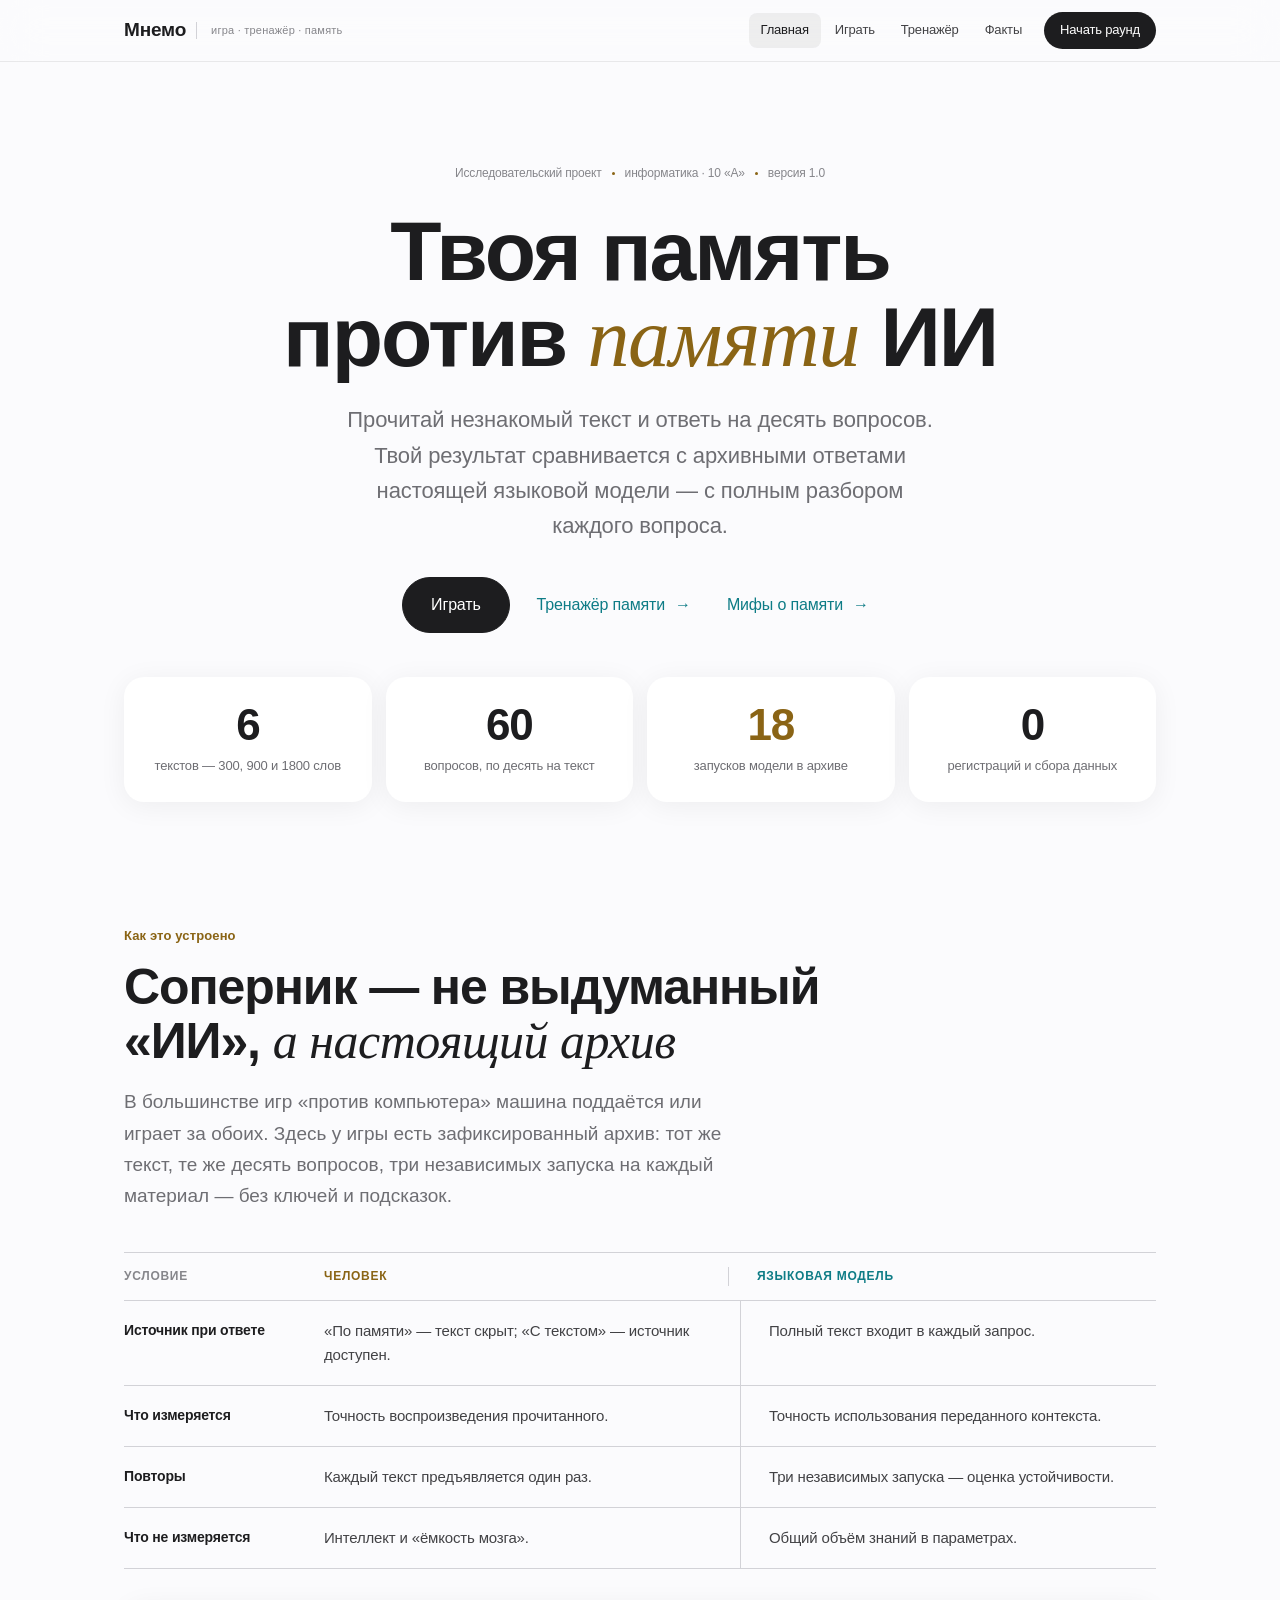
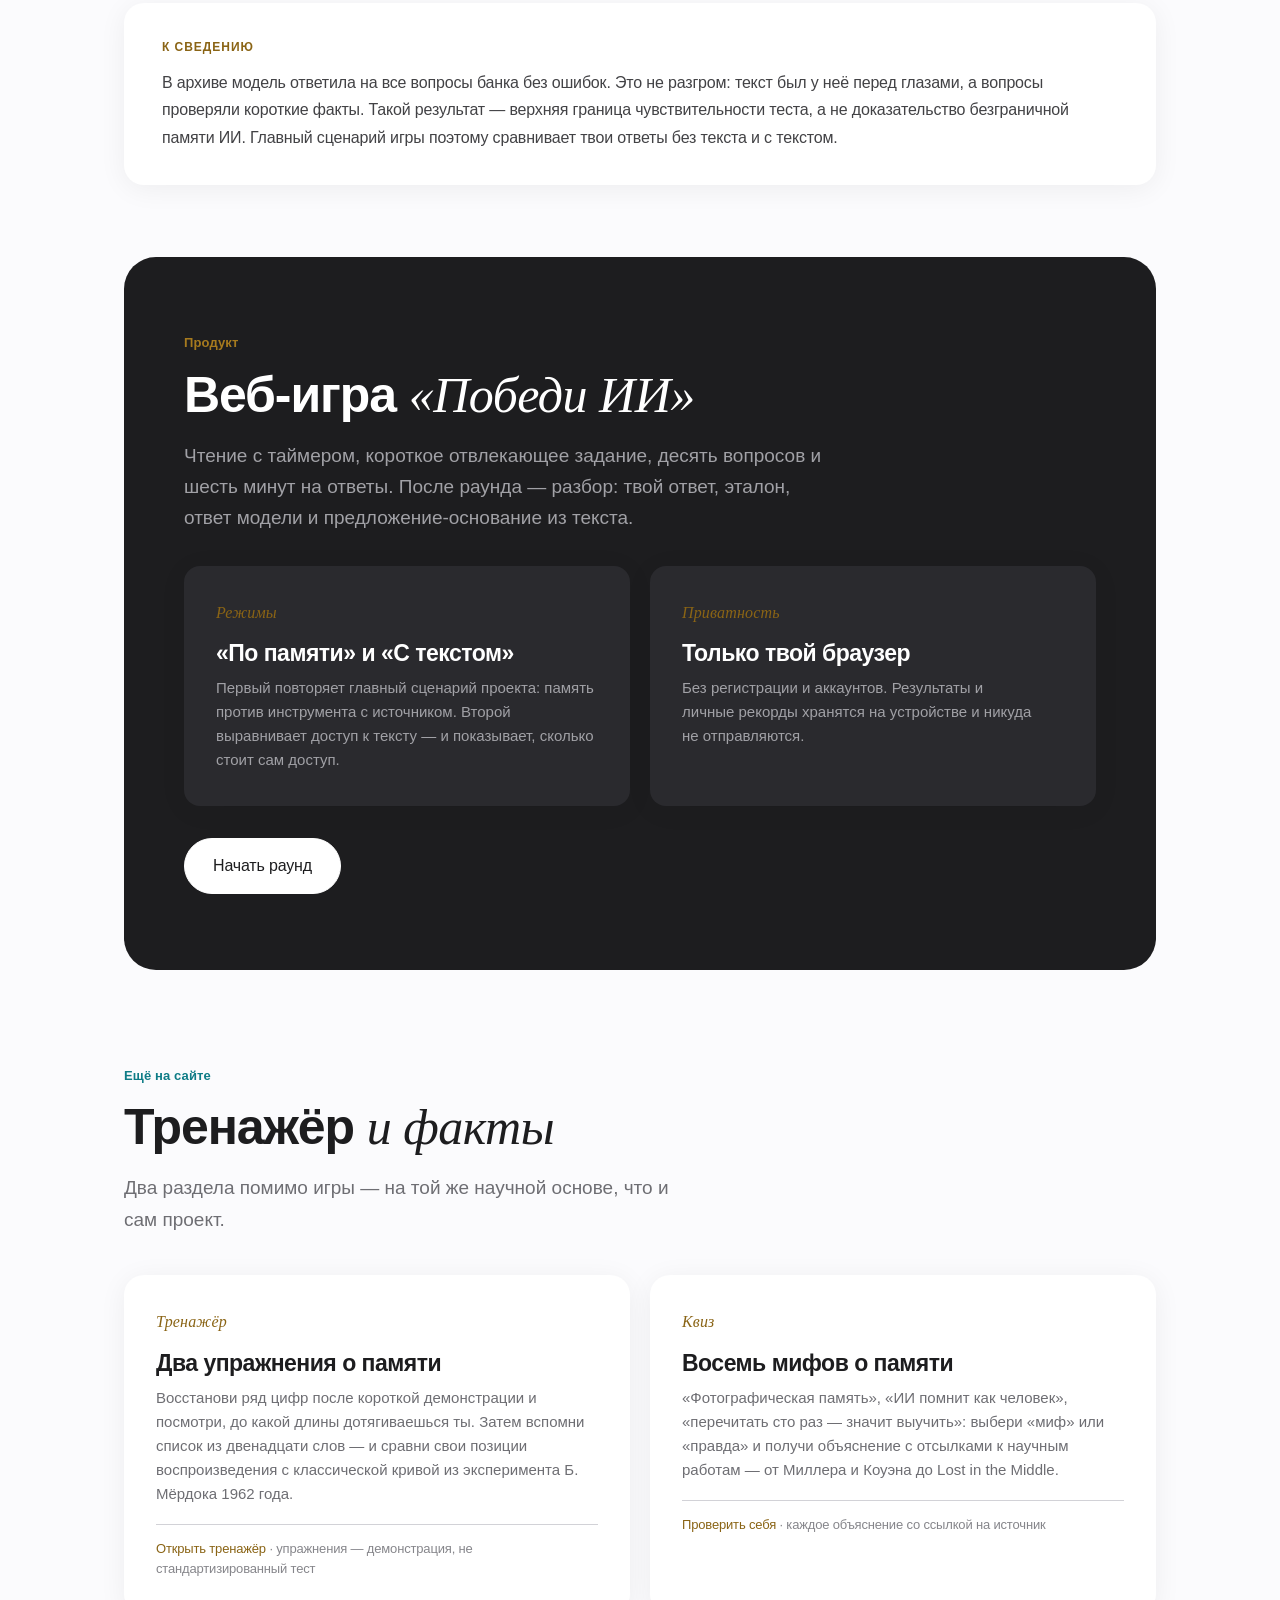
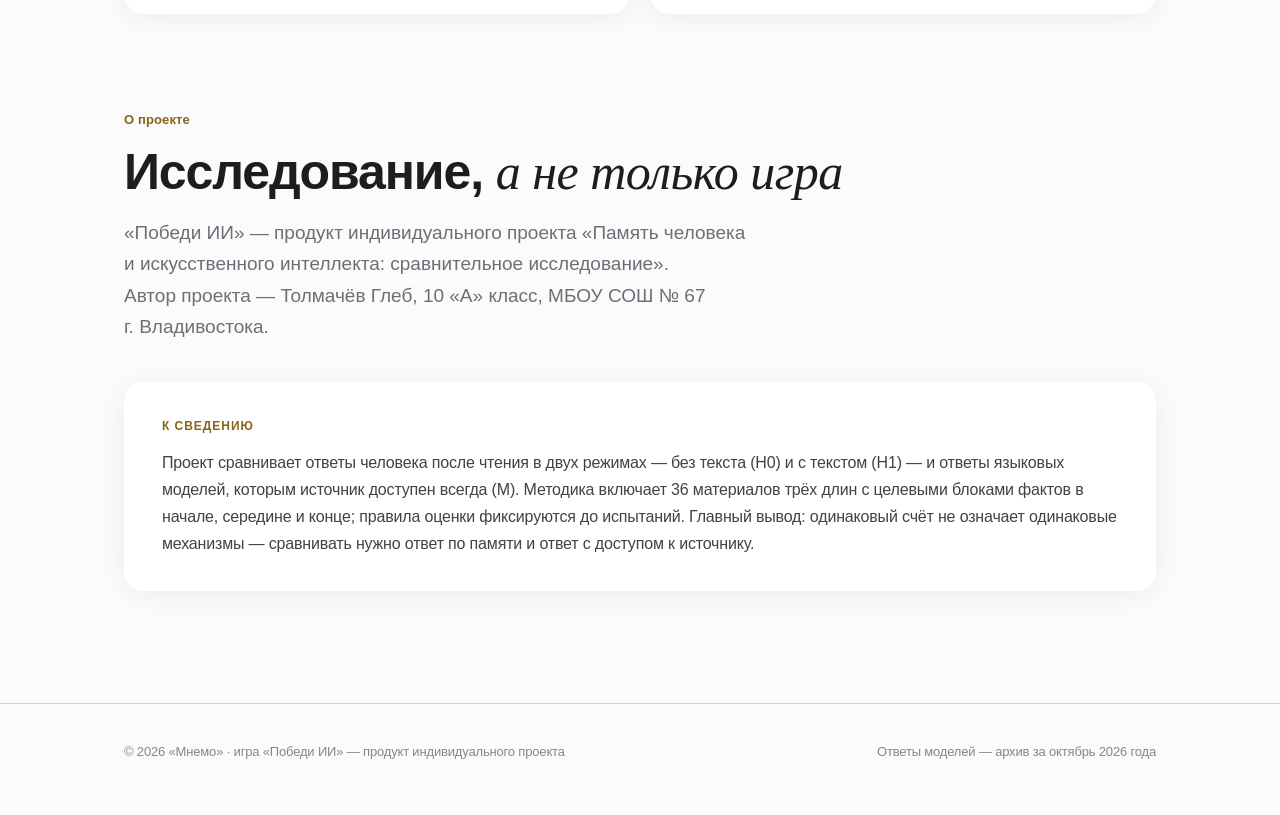
<file: index.html>
<!DOCTYPE html>
<html lang="ru">
<head>
<meta charset="UTF-8">
<meta name="viewport" content="width=device-width, initial-scale=1.0">
<title>Мнемо — память человека против ИИ</title>
<meta name="description" content="Мнемо: веб-игра «Победи ИИ» — сравните свою память с архивными ответами языковой модели. Тренажёр рабочей памяти и факты о памяти человека и ИИ. Без регистрации.">
<link rel="stylesheet" href="assets/site.css">
<link rel="icon" href="data:image/svg+xml,%3Csvg xmlns='http://www.w3.org/2000/svg' viewBox='0 0 64 64'%3E%3Crect width='64' height='64' rx='14' fill='%231d1d1f'/%3E%3Ctext x='32' y='40' text-anchor='middle' font-family='Georgia' font-style='italic' font-size='26' fill='%23a67a1e'%3EЧ%3C/text%3E%3Ctext x='32' y='56' text-anchor='middle' font-family='Georgia' font-style='italic' font-size='17' fill='%23f5f5f7'%3EИ%3C/text%3E%3C/svg%3E">
</head>
<body>

<header class="masthead">
  <div class="inner">
    <div class="brand">
      <div class="name">Мнемо</div>
      <div class="tagline">игра · тренажёр · память</div>
    </div>
    <nav class="site-nav">
      <a href="index.html" class="active">Главная</a>
      <a href="igra.html">Играть</a>
      <a href="trenazhyor.html">Тренажёр</a>
      <a href="fakty.html">Факты</a>
      <a href="igra.html" class="cta">Начать раунд</a>
    </nav>
  </div>
</header>

<main class="wrap">

<!-- ================= ГЕРОЙ ================= -->
<section class="hero">
  <div class="issue">
    <span>Исследовательский проект</span><span class="dot"></span>
    <span>информатика · 10 «А»</span><span class="dot"></span>
    <span>версия 1.0</span>
  </div>
  <h1>Твоя память против <span class="serif gold">памяти</span> ИИ</h1>
  <p class="lede">Прочитай незнакомый текст и ответь на десять вопросов. Твой результат сравнивается с архивными ответами настоящей языковой модели — с полным разбором каждого вопроса.</p>
  <div class="actions">
    <a class="btn primary" href="igra.html">Играть</a>
    <a class="btn teal" href="trenazhyor.html">Тренажёр памяти</a>
    <a class="btn teal" href="fakty.html">Мифы о памяти</a>
  </div>
  <div class="stat-rule">
    <div class="stat"><div class="num">6</div><div class="cap">текстов — 300, 900 и 1800 слов</div></div>
    <div class="stat"><div class="num">60</div><div class="cap">вопросов, по десять на текст</div></div>
    <div class="stat"><div class="num"><span class="gold">18</span></div><div class="cap">запусков модели в архиве</div></div>
    <div class="stat"><div class="num">0</div><div class="cap">регистраций и сбора данных</div></div>
  </div>
</section>

<!-- ================= ЧТО ЭТО ================= -->
<section class="section" id="about">
  <div class="kicker">Как это устроено</div>
  <h2 class="section-title">Соперник — не выдуманный «ИИ», <span class="serif">а настоящий архив</span></h2>
  <p class="section-lead">В большинстве игр «против компьютера» машина поддаётся или играет за обоих. Здесь у игры есть зафиксированный архив: тот же текст, те же десять вопросов, три независимых запуска на каждый материал — без ключей и подсказок.</p>

  <div class="vs-table reveal">
    <div class="vs-head">
      <div class="first">Условие</div>
      <div class="h">Человек</div>
      <div class="a">Языковая модель</div>
    </div>
    <div class="vs-row">
      <div class="aspect">Источник при ответе</div>
      <div class="hcol">«По памяти» — текст скрыт; «С текстом» — источник доступен.</div>
      <div class="acol">Полный текст входит в каждый запрос.</div>
    </div>
    <div class="vs-row">
      <div class="aspect">Что измеряется</div>
      <div class="hcol">Точность воспроизведения прочитанного.</div>
      <div class="acol">Точность использования переданного контекста.</div>
    </div>
    <div class="vs-row">
      <div class="aspect">Повторы</div>
      <div class="hcol">Каждый текст предъявляется один раз.</div>
      <div class="acol">Три независимых запуска — оценка устойчивости.</div>
    </div>
    <div class="vs-row">
      <div class="aspect">Что не измеряется</div>
      <div class="hcol">Интеллект и «ёмкость мозга».</div>
      <div class="acol">Общий объём знаний в параметрах.</div>
    </div>
  </div>

  <div class="paper-note reveal">
    В архиве модель ответила на все вопросы банка без ошибок. Это не разгром: текст был у неё перед глазами, а вопросы проверяли короткие факты. Такой результат — верхняя граница чувствительности теста, а не доказательство безграничной памяти ИИ. Главный сценарий игры поэтому сравнивает твои ответы без текста и с текстом.
  </div>
</section>

<!-- ================= ТЁМНАЯ СЕКЦИЯ: ИГРА ================= -->
<section class="dark-section reveal" id="game">
  <div class="kicker">Продукт</div>
  <h2 class="section-title" style="color:#fff">Веб-игра <span class="serif">«Победи ИИ»</span></h2>
  <p class="section-lead" style="color:var(--dark-muted);margin-bottom:32px">Чтение с таймером, короткое отвлекающее задание, десять вопросов и шесть минут на ответы. После раунда — разбор: твой ответ, эталон, ответ модели и предложение-основание из текста.</p>
  <div class="grid cols-2" style="margin-bottom:32px">
    <div class="card" style="background:var(--dark-2);border-radius:16px">
      <span class="num-marker">Режимы</span>
      <h3 style="color:#fff">«По памяти» и «С текстом»</h3>
      <p>Первый повторяет главный сценарий проекта: память против инструмента с источником. Второй выравнивает доступ к тексту — и показывает, сколько стоит сам доступ.</p>
    </div>
    <div class="card" style="background:var(--dark-2);border-radius:16px">
      <span class="num-marker">Приватность</span>
      <h3 style="color:#fff">Только твой браузер</h3>
      <p>Без регистрации и аккаунтов. Результаты и личные рекорды хранятся на устройстве и никуда не отправляются.</p>
    </div>
  </div>
  <a class="btn primary" href="igra.html">Начать раунд</a>
</section>

<!-- ================= ПОМИМО ИГРЫ ================= -->
<section class="section" id="beyond">
  <div class="kicker teal">Ещё на сайте</div>
  <h2 class="section-title">Тренажёр <span class="serif">и факты</span></h2>
  <p class="section-lead">Два раздела помимо игры — на той же научной основе, что и сам проект.</p>

  <div class="grid cols-2">
    <div class="card reveal">
      <span class="num-marker">Тренажёр</span>
      <h3>Два упражнения о памяти</h3>
      <p>Восстанови ряд цифр после короткой демонстрации и посмотри, до какой длины дотягиваешься ты. Затем вспомни список из двенадцати слов — и сравни свои позиции воспроизведения с классической кривой из эксперимента Б. Мёрдока 1962 года.</p>
      <span class="src"><a href="trenazhyor.html">Открыть тренажёр</a> · упражнения — демонстрация, не стандартизированный тест</span>
    </div>
    <div class="card reveal">
      <span class="num-marker">Квиз</span>
      <h3>Восемь мифов о памяти</h3>
      <p>«Фотографическая память», «ИИ помнит как человек», «перечитать сто раз — значит выучить»: выбери «миф» или «правда» и получи объяснение с отсылками к научным работам — от Миллера и Коуэна до Lost in the Middle.</p>
      <span class="src"><a href="fakty.html">Проверить себя</a> · каждое объяснение со ссылкой на источник</span>
    </div>
  </div>
</section>

<!-- ================= О ПРОЕКТЕ ================= -->
<section class="section" id="project">
  <div class="kicker">О проекте</div>
  <h2 class="section-title">Исследование, <span class="serif">а не только игра</span></h2>
  <p class="section-lead">«Победи ИИ» — продукт индивидуального проекта «Память человека и искусственного интеллекта: сравнительное исследование». Автор проекта — Толмачёв Глеб, 10 «А» класс, МБОУ СОШ № 67 г. Владивостока.</p>
  <div class="paper-note reveal">
    Проект сравнивает ответы человека после чтения в двух режимах — без текста (H0) и с текстом (H1) — и ответы языковых моделей, которым источник доступен всегда (M). Методика включает 36 материалов трёх длин с целевыми блоками фактов в начале, середине и конце; правила оценки фиксируются до испытаний. Главный вывод: одинаковый счёт не означает одинаковые механизмы — сравнивать нужно ответ по памяти и ответ с доступом к источнику.
  </div>
</section>

</main>

<footer class="site-footer">
  <div class="wrap">
    <div>© 2026 «Мнемо» · игра «Победи ИИ» — продукт индивидуального проекта</div>
    <div>Ответы моделей — архив за октябрь 2026 года</div>
  </div>
</footer>

<script>
(function(){
  var els = document.querySelectorAll('.reveal');
  if (!('IntersectionObserver' in window)) { els.forEach(function(e){ e.classList.add('in'); }); return; }
  var io = new IntersectionObserver(function(entries){
    entries.forEach(function(en){
      if (en.isIntersecting) { en.target.classList.add('in'); io.unobserve(en.target); }
    });
  }, { threshold: 0.1 });
  els.forEach(function(e){ io.observe(e); });
})();
</script>
</body>
</html>
</file>
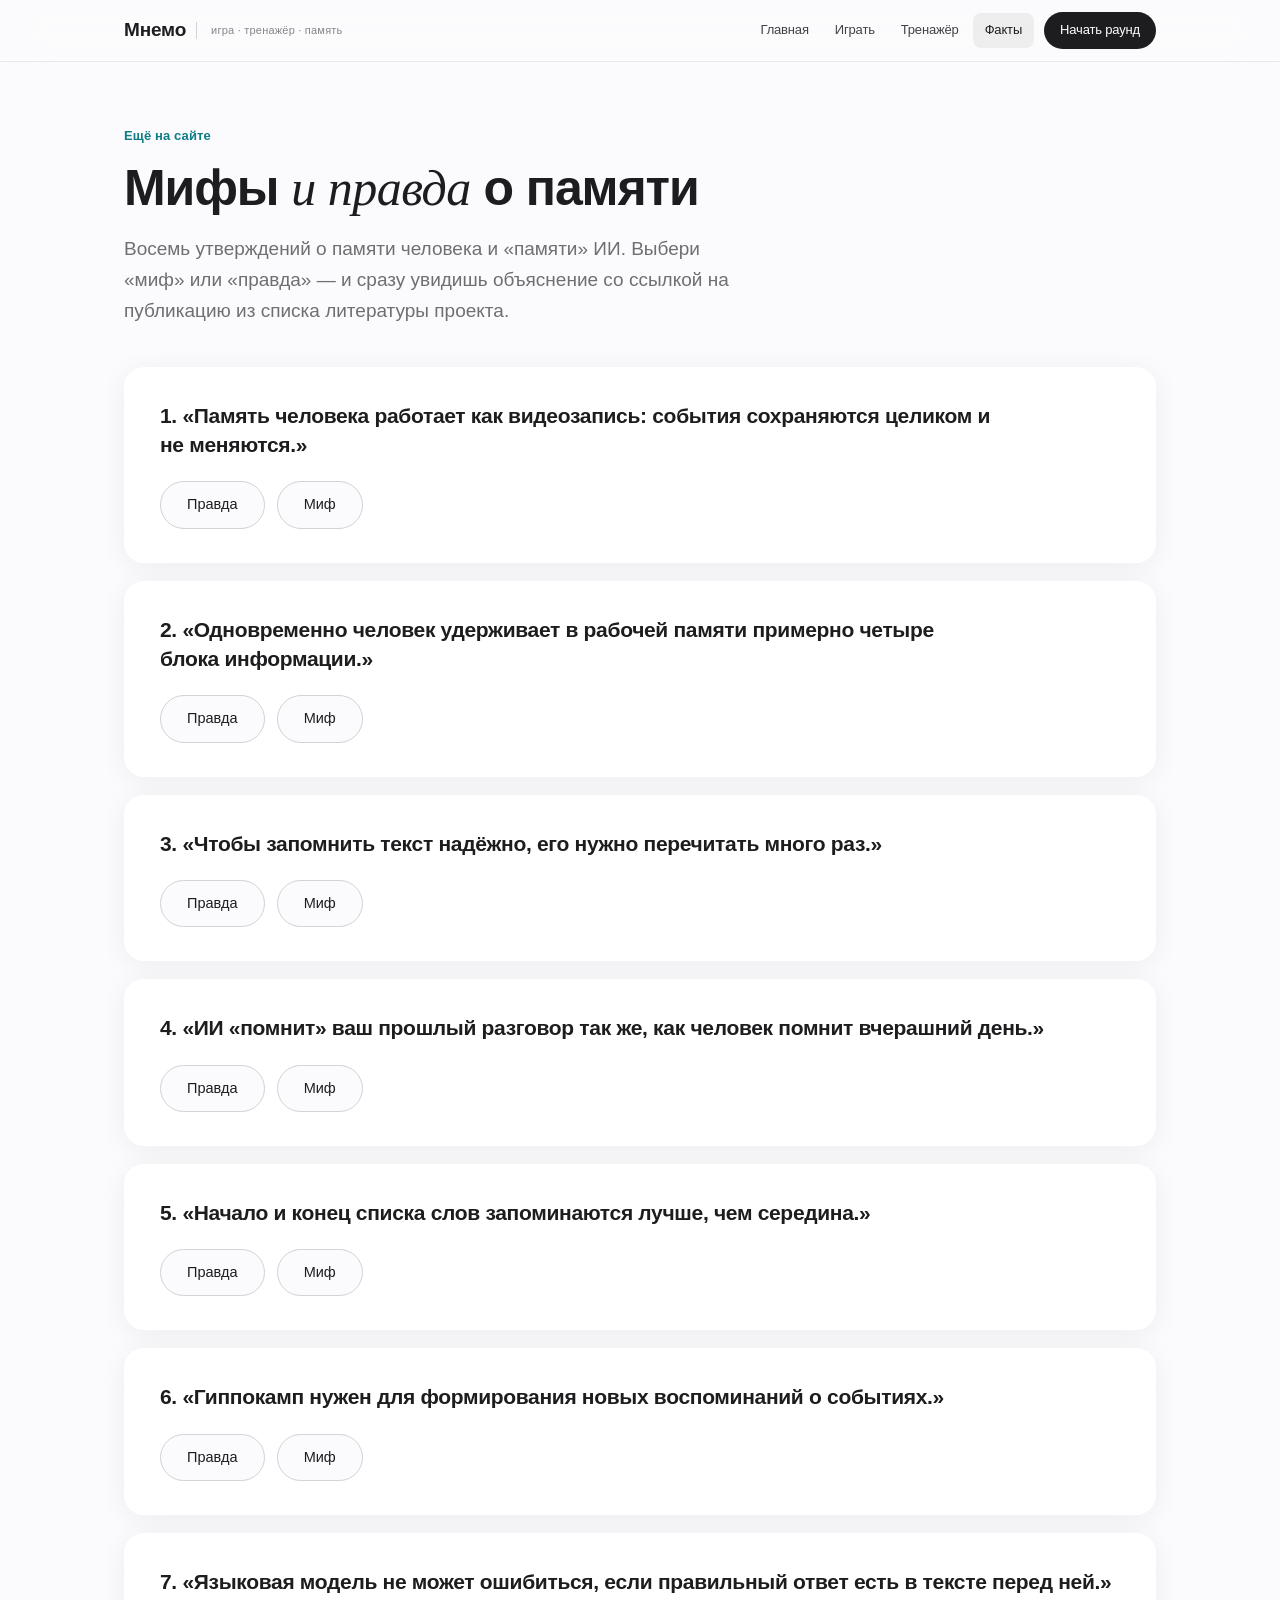
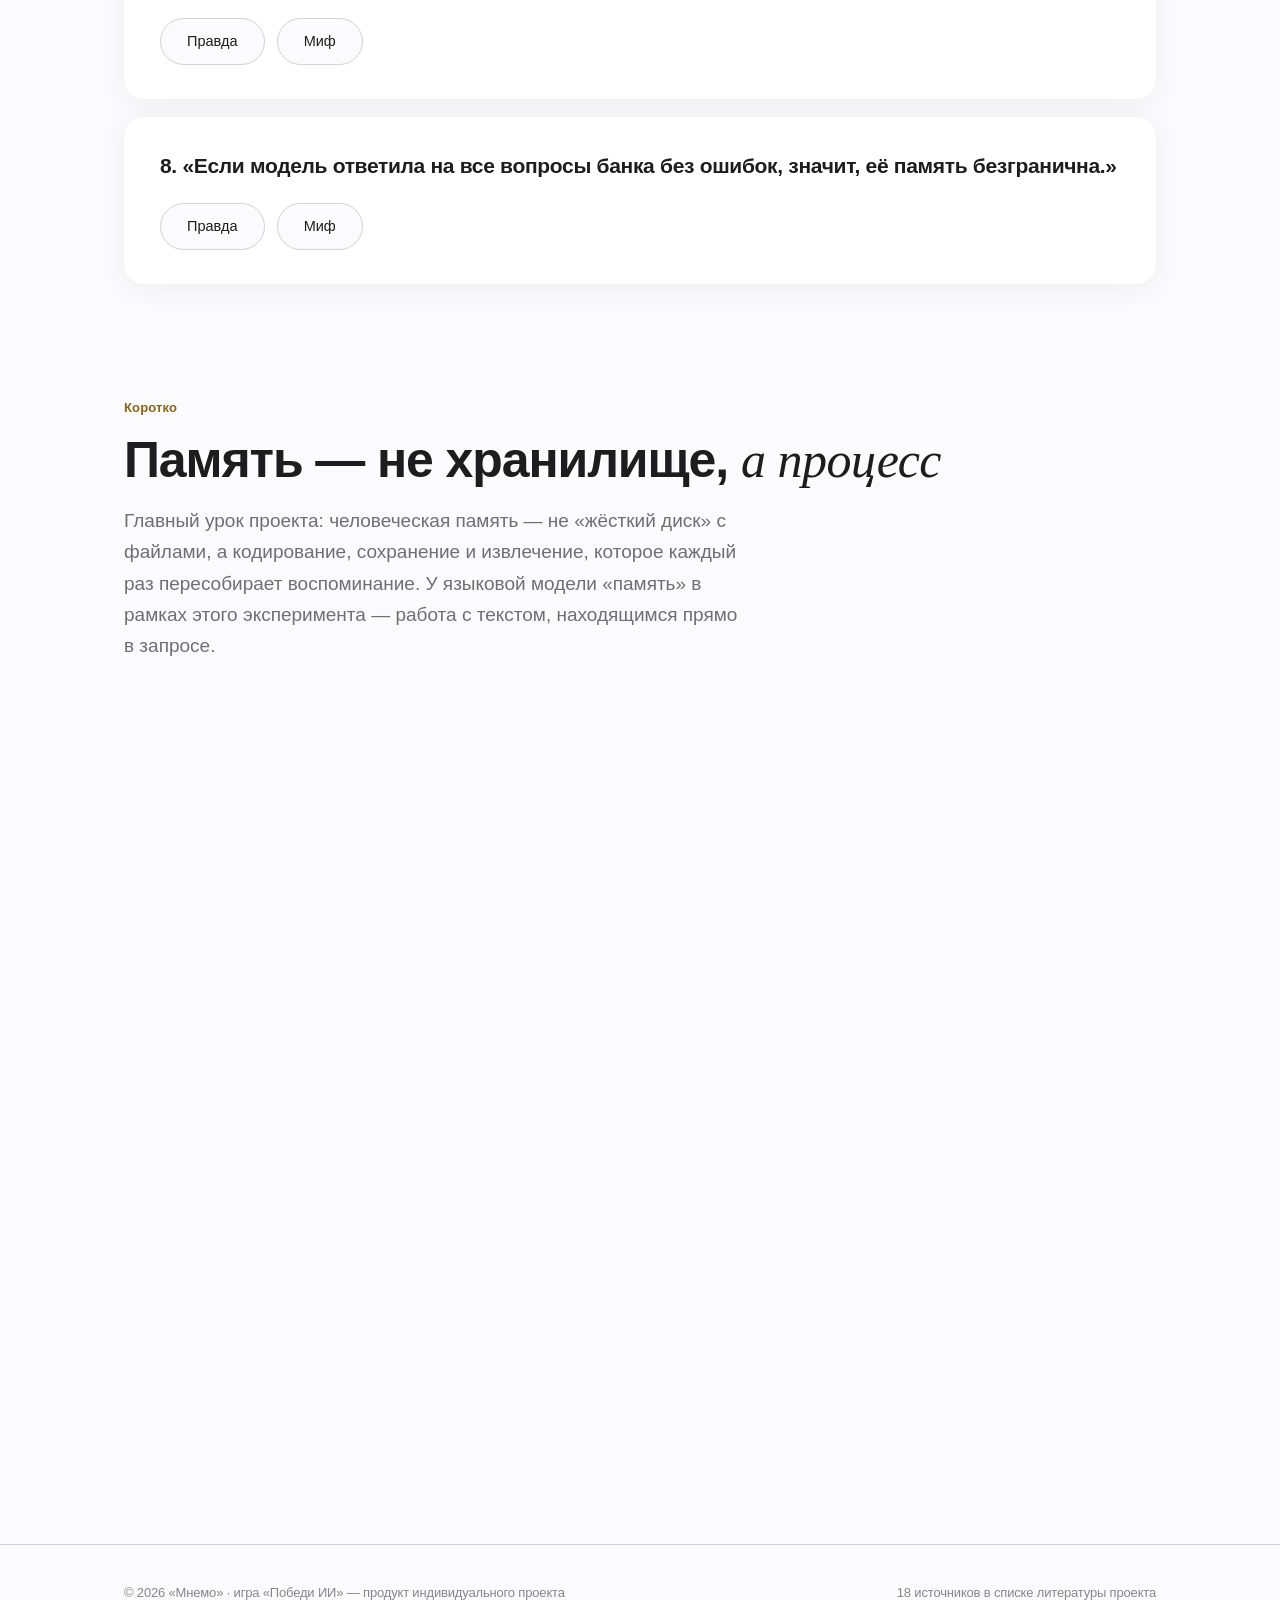
<file: fakty.html>
<!DOCTYPE html>
<html lang="ru">
<head>
<meta charset="UTF-8">
<meta name="viewport" content="width=device-width, initial-scale=1.0">
<title>Мифы и правда о памяти — Мнемо</title>
<meta name="description" content="Интерактивный квиз: восемь утверждений о памяти человека и «памяти» ИИ. Каждое объяснение — со ссылкой на научную публикацию.">
<link rel="stylesheet" href="assets/site.css">
<link rel="icon" href="data:image/svg+xml,%3Csvg xmlns='http://www.w3.org/2000/svg' viewBox='0 0 64 64'%3E%3Crect width='64' height='64' rx='14' fill='%231d1d1f'/%3E%3Ctext x='32' y='40' text-anchor='middle' font-family='Georgia' font-style='italic' font-size='26' fill='%23a67a1e'%3EЧ%3C/text%3E%3Ctext x='32' y='56' text-anchor='middle' font-family='Georgia' font-style='italic' font-size='17' fill='%23f5f5f7'%3EИ%3C/text%3E%3C/svg%3E">
</head>
<body>

<header class="masthead">
  <div class="inner">
    <div class="brand">
      <div class="name">Мнемо</div>
      <div class="tagline">игра · тренажёр · память</div>
    </div>
    <nav class="site-nav">
      <a href="index.html">Главная</a>
      <a href="igra.html">Играть</a>
      <a href="trenazhyor.html">Тренажёр</a>
      <a href="fakty.html" class="active">Факты</a>
      <a href="igra.html" class="cta">Начать раунд</a>
    </nav>
  </div>
</header>

<main class="wrap">

<section class="section" style="padding-top:64px">
  <div class="kicker teal">Ещё на сайте</div>
  <h1 class="section-title">Мифы <span class="serif">и правда</span> о памяти</h1>
  <p class="section-lead">Восемь утверждений о памяти человека и «памяти» ИИ. Выбери «миф» или «правда» — и сразу увидишь объяснение со ссылкой на публикацию из списка литературы проекта.</p>

  <div id="quiz"></div>

  <div class="trainer-stage" id="quiz-total" style="display:none;text-align:center">
    <p style="font-size:26px;font-weight:700;margin-bottom:6px">Верно: <span id="quiz-score" style="color:var(--accent)">0</span> из 8</p>
    <p style="color:var(--muted);font-size:15px;margin-bottom:18px" id="quiz-verdict"></p>
    <button class="btn primary" id="quiz-restart">Пройти заново</button>
  </div>
</section>

<section class="section" id="howmemory">
  <div class="kicker">Коротко</div>
  <h2 class="section-title">Память — не хранилище, <span class="serif">а процесс</span></h2>
  <p class="section-lead">Главный урок проекта: человеческая память — не «жёсткий диск» с файлами, а кодирование, сохранение и извлечение, которое каждый раз пересобирает воспоминание. У языковой модели «память» в рамках этого эксперимента — работа с текстом, находящимся прямо в запросе.</p>
  <div class="grid cols-3">
    <div class="card reveal">
      <span class="num-marker">Блоки</span>
      <h3>Измеряется блоками, а не словами</h3>
      <p>Рабочая память измеряется смысловыми блоками: в контролируемых условиях — обычно 3–5. Поэтому номер 8-914-123-45-67 запоминается легче, чем 89141234567.</p>
      <span class="src">Cowan N., 2001 · <a href="https://pubmed.ncbi.nlm.nih.gov/11515286/" target="_blank" rel="noopener">публикация</a></span>
    </div>
    <div class="card reveal">
      <span class="num-marker">Пересборка</span>
      <h3>Воспоминания меняются</h3>
      <p>Воспоминание о событии — не копия, а пересборка. Последующие вопросы и подсказки способны незаметно изменить то, что человек уверенно «помнит».</p>
      <span class="src">Loftus E. F., 1997 · <a href="https://staff.washington.edu/eloftus/Articles/sciam.htm" target="_blank" rel="noopener">публикация</a></span>
    </div>
    <div class="card reveal">
      <span class="num-marker">Контекст</span>
      <h3>«Память» модели — это контекст</h3>
      <p>В этом эксперименте модель отвечает по тексту, который видит прямо сейчас. Чем длиннее контекст, тем труднее удержать все связи — и середина длинного текста часто «теряется».</p>
      <span class="src">Liu et al., 2024 · <a href="https://aclanthology.org/2024.tacl-1.9/" target="_blank" rel="noopener">публикация</a></span>
    </div>
    <div class="card reveal">
      <span class="num-marker">Глубина</span>
      <h3>Время — ещё не запоминание</h3>
      <p>Важна глубина обработки: понять и связать материал полезнее, чем много раз перечитать один и тот же абзац.</p>
      <span class="src">обзор: Baddeley A., 2015 · <a href="https://www.bps.org.uk/psychologist/looking-back-how-it-all-began" target="_blank" rel="noopener">публикация</a></span>
    </div>
    <div class="card reveal">
      <span class="num-marker">Проверка</span>
      <h3>Само тестирование тренирует</h3>
      <p>Попытка вспомнить без подсказки улучшает долгосрочное удержание сильнее повторного чтения — эффект тестирования.</p>
      <span class="src">Roediger, Karpicke, 2006 · <a href="http://psychnet.wustl.edu/memory/wp-content/uploads/2018/04/Roediger-Karpicke-2006_PsychSci.pdf" target="_blank" rel="noopener">публикация</a></span>
    </div>
    <div class="card reveal">
      <span class="num-marker">Новое</span>
      <h3>Гиппокамп собирает новое</h3>
      <p>Новые факты и события закрепляются при участии гиппокампа, а знания со временем распределяются по коре мозга. Это не пересылка готового файла.</p>
      <span class="src">Squire et al., 2015 · <a href="https://pmc.ncbi.nlm.nih.gov/articles/PMC4526749/" target="_blank" rel="noopener">публикация</a></span>
    </div>
  </div>
</section>

</main>

<footer class="site-footer">
  <div class="wrap">
    <div>© 2026 «Мнемо» · игра «Победи ИИ» — продукт индивидуального проекта</div>
    <div>18 источников в списке литературы проекта</div>
  </div>
</footer>

<script>
var MYTHS = [
  { s: 'Память человека работает как видеозапись: события сохраняются целиком и не меняются.',
    t: false, src: 'Loftus E. F. Creating false memories // Scientific American, 1997', url: 'https://staff.washington.edu/eloftus/Articles/sciam.htm',
    v: 'Миф. Воспоминание — пересборка события, а не воспроизведение записи. Э. Лофтус показала: последующие вопросы и подсказки способны менять то, что человек уверенно «помнит».' },
  { s: 'Одновременно человек удерживает в рабочей памяти примерно четыре блока информации.',
    t: true, src: 'Cowan N. The magical number 4 // Behavioral and Brain Sciences, 2001', url: 'https://pubmed.ncbi.nlm.nih.gov/11515286/',
    v: 'Правда — для контролируемых условий. Н. Коуэн, обобщив данные с контролем повторения и укрупнения, оценил ёмкость в 3–5 блоков с центральной величиной около четырёх. «Семь плюс-минус два» Дж. Миллера — тоже про блоки-чанки, а не про отдельные элементы.' },
  { s: 'Чтобы запомнить текст надёжно, его нужно перечитать много раз.',
    t: false, src: 'Roediger, Karpicke. Test-enhanced learning // Psychological Science, 2006', url: 'http://psychnet.wustl.edu/memory/wp-content/uploads/2018/04/Roediger-Karpicke-2006_PsychSci.pdf',
    v: 'Миф. По данным Ф. Крейка и Р. Локхарта, важна глубина обработки: понять и связать материал полезнее, чем дольше смотреть на него. А попытка вспомнить без подсказки укрепляет память сильнее повторного чтения.' },
  { s: 'ИИ «помнит» ваш прошлый разговор так же, как человек помнит вчерашний день.',
    t: false, src: 'обзор в основной работе проекта', url: 'index.html#project',
    v: 'Миф. В основе ответа модели — текст, находящийся прямо в текущем запросе. Память человека — след прошлого опыта, который нужно восстанавливать; «память» модели в этом эксперименте — доступ к источнику здесь и сейчас. Именно это различие — центральное в проекте.' },
  { s: 'Начало и конец списка слов запоминаются лучше, чем середина.',
    t: true, src: 'Murdock B. B. The serial position effect of free recall // JEP, 1962', url: 'https://doi.org/10.1037/h0045106',
    v: 'Правда. Это эффект серийной позиции из классического эксперимента Б. Мёрдока: у кривой воспроизведения выраженные края. Проверить на себе можно в тренажёре. Похожая U-образная кривая обсуждается и для языковых моделей в длинных контекстах.' },
  { s: 'Гиппокамп нужен для формирования новых воспоминаний о событиях.',
    t: true, src: 'Squire et al. Memory consolidation // Cold Spring Harbor Perspectives, 2015', url: 'https://pmc.ncbi.nlm.nih.gov/articles/PMC4526749/',
    v: 'Правда. Гиппокамп и связанные структуры критичны для новых декларативных воспоминаний; сами знания со временем представлены в распределённых системах коры.' },
  { s: 'Языковая модель не может ошибиться, если правильный ответ есть в тексте перед ней.',
    t: false, src: 'Liu et al. Lost in the Middle // TACL, 2024', url: 'https://aclanthology.org/2024.tacl-1.9/',
    v: 'Миф. Включение текста в запрос ещё не гарантирует верного ответа. В работе Lost in the Middle качество ответов падало, когда важная информация находилась в середине длинного контекста; NoLiMa показала, что без буквальных совпадений модели ошибаются чаще.' },
  { s: 'Если модель ответила на все вопросы банка без ошибок, значит, её память безгранична.',
    t: false, src: 'основная работа проекта, приложение З', url: 'index.html#about',
    v: 'Миф. В нашем архиве модель действительно ответила на все вопросы — но текст был у неё перед глазами, а вопросы проверяли короткие факты. Это эффект потолка: тест достиг верхней границы чувствительности и ничего не говорит о «безграничной памяти».' }
];

var QUIZ = (function(){
  var box = document.getElementById('quiz');
  var total = document.getElementById('quiz-total');
  var score = document.getElementById('quiz-score');
  var verdict = document.getElementById('quiz-verdict');
  var answered = 0, correct = 0;

  function build(){
    answered = 0; correct = 0;
    box.innerHTML = '';
    total.style.display = 'none';
    MYTHS.forEach(function(m, i){
      var card = document.createElement('div');
      card.className = 'myth-card';
      card.innerHTML =
        '<p class="statement">' + (i+1) + '. «' + m.s + '»</p>' +
        '<div class="choices">' +
        '<button class="choice" data-v="true">Правда</button>' +
        '<button class="choice" data-v="false">Миф</button>' +
        '</div>' +
        '<div class="verdict ' + (m.t ? 'b-true' : 'b-false') + '"></div>';
      var verdictEl = card.querySelector('.verdict');
      var buttons = card.querySelectorAll('.choice');
      var done = false;
      buttons.forEach(function(b){
        b.addEventListener('click', function(){
          if (done) return;
          done = true;
          answered++;
          var userTrue = (b.getAttribute('data-v') === 'true');
          var ok = (userTrue === m.t);
          if (ok) correct++;
          buttons.forEach(function(x){
            x.style.opacity = '0.4';
            if (x === b) { x.style.opacity = '1'; x.style.borderColor = ok ? 'var(--ok)' : 'var(--err)'; }
          });
          verdictEl.innerHTML = '<b>' + (ok ? 'Верно' : (m.t ? 'На самом деле правда' : 'На самом деле миф')) + '</b>' + m.v +
            '<span class="src-link">Источник: <a href="' + m.url + '" target="_blank" rel="noopener">' + m.src + '</a></span>';
          verdictEl.classList.add('show');
          if (answered === MYTHS.length) finish();
        });
      });
      box.appendChild(card);
    });
  }

  function finish(){
    score.textContent = correct;
    if (correct <= 3) verdict.textContent = 'Есть куда расти — перечитай объяснения и попробуй ещё раз: мифы о памяти живучи даже у тех, кто о них читал.';
    else if (correct <= 6) verdict.textContent = 'Хороший результат. Самые коварные мифы — про «видеозапись» в голове и безошибочный ИИ.';
    else verdict.textContent = 'Отличное знание темы. Осталось главное — проверить свою память против архива модели.';
    total.style.display = 'block';
    total.scrollIntoView({behavior:'smooth', block:'center'});
  }

  document.getElementById('quiz-restart').addEventListener('click', function(){
    build();
    window.scrollTo({top:0, behavior:'smooth'});
  });

  build();
})();
</script>
</body>
</html>
</file>
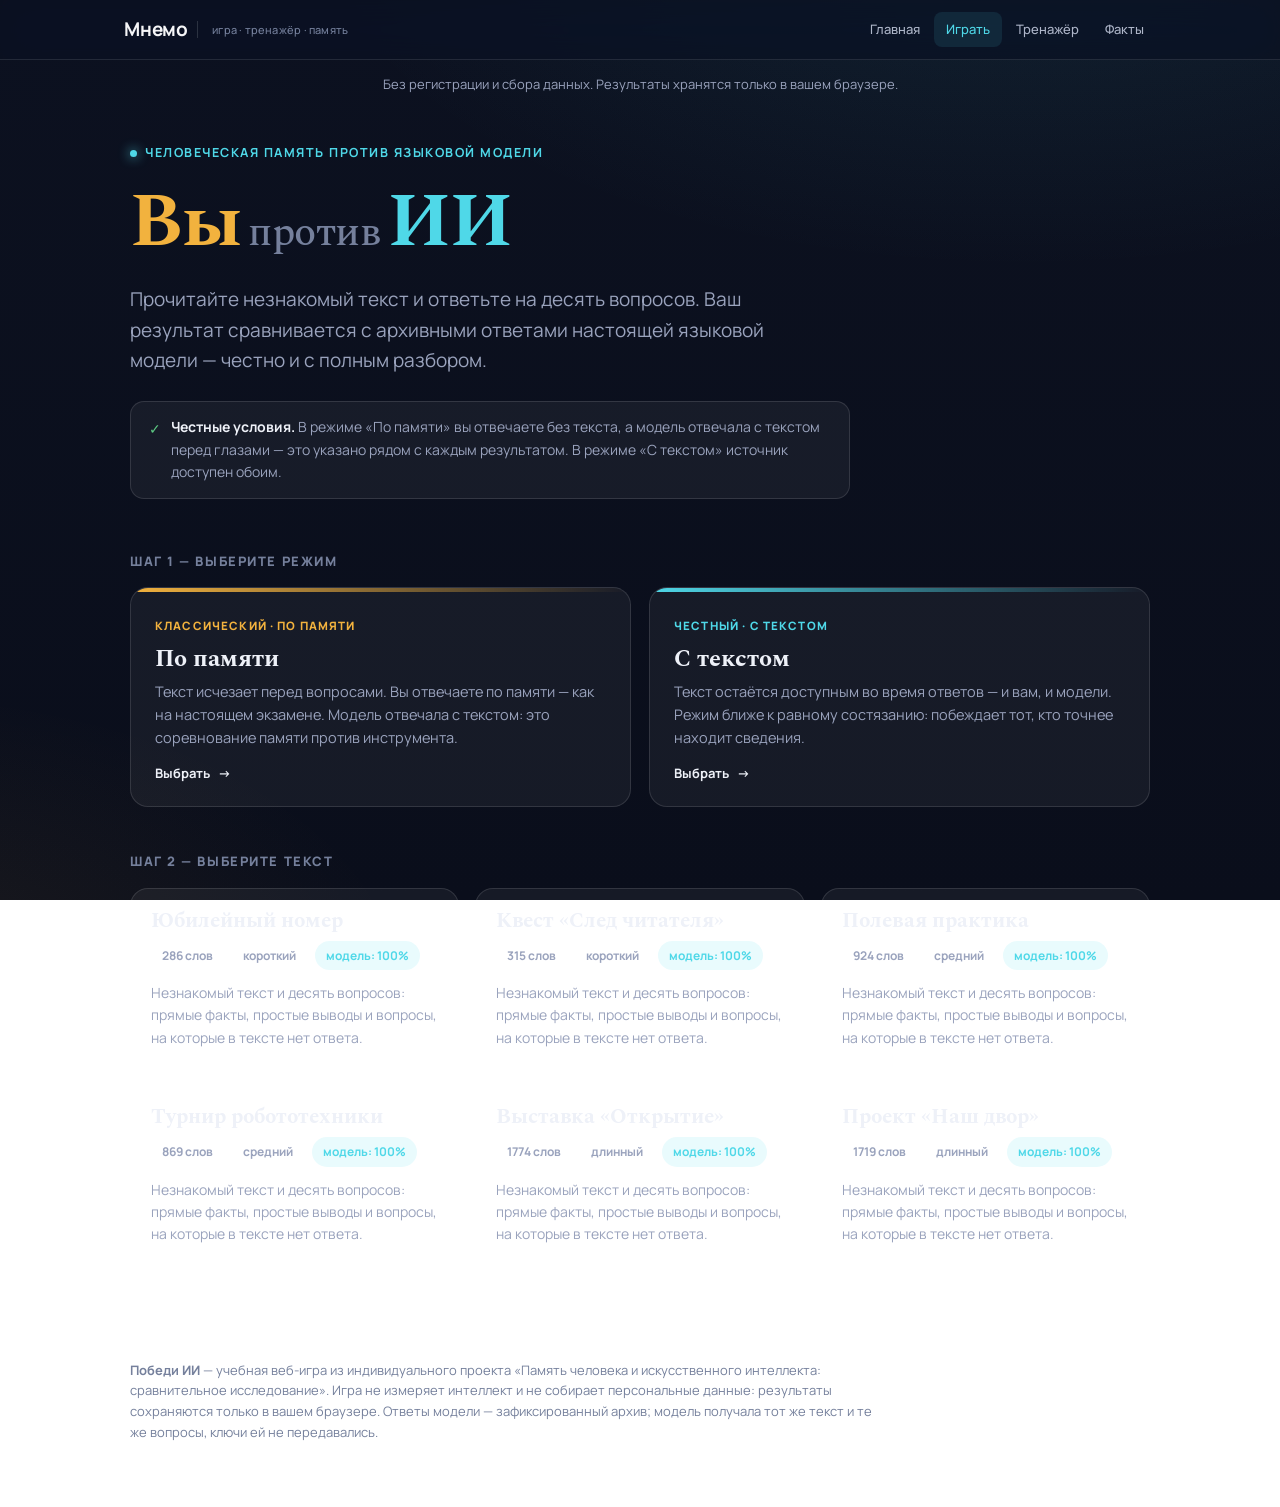
<file: igra.html>
<!DOCTYPE html>
<html lang="ru">
<head>
<meta charset="UTF-8">
<meta name="viewport" content="width=device-width, initial-scale=1.0">
<title>Игра «Победи ИИ» — Мнемо</title>
<meta name="description" content="Веб-игра: пройдите тест на понимание текста и сравните свою память с архивными ответами языковой модели. Учебный проект.">
<link rel="preconnect" href="https://fonts.googleapis.com">
<link rel="preconnect" href="https://fonts.gstatic.com" crossorigin>
<link href="https://fonts.googleapis.com/css2?family=Spectral:wght@500;600;700&family=Manrope:wght@400;500;600;700;800&family=Literata:opsz,wght@7..72,400;7..72,500&display=swap" rel="stylesheet">
<style>
:root {
  --bg: #0c1120;
  --bg-2: #131a30;
  --surface: rgba(255,255,255,0.05);
  --surface-2: rgba(255,255,255,0.08);
  --border: rgba(255,255,255,0.12);
  --text: #eef1f8;
  --text-muted: #9aa3bd;
  --text-faint: #75809c;
  --human: #f2b23e;
  --human-soft: rgba(242,178,62,0.14);
  --ai: #4fd8e8;
  --ai-soft: rgba(79,216,232,0.12);
  --ok: #5ecb84;
  --ok-soft: rgba(94,203,132,0.13);
  --err: #ef6b7a;
  --err-soft: rgba(239,107,122,0.12);
  --paper: #faf6ec;
  --paper-text: #2b2620;
  --radius: 18px;
  --shadow: 0 18px 50px rgba(4,8,20,0.5);
  --font-display: 'Spectral', Georgia, serif;
  --font-body: 'Manrope', 'Segoe UI', sans-serif;
  --font-read: 'Literata', Georgia, serif;
}
* { box-sizing: border-box; margin: 0; padding: 0; }
html { -webkit-text-size-adjust: 100%; scroll-behavior: smooth; }
body {
  min-height: 100dvh; line-height: 1.6; color: var(--text);
  font-family: var(--font-body); font-size: 16px;
  background:
    radial-gradient(1200px 600px at 80% -10%, rgba(79,216,232,0.09), transparent 60%),
    radial-gradient(900px 500px at -10% 110%, rgba(242,178,62,0.08), transparent 60%),
    linear-gradient(180deg, var(--bg), #0a0e1b);
  background-attachment: fixed;
}
h1, h2, h3 { text-wrap: balance; line-height: 1.15; }
p, li { text-wrap: pretty; }
button { cursor: pointer; background: none; border: none; font: inherit; color: inherit; transition: all .18s ease; }
input { font: inherit; color: inherit; }
:focus-visible { outline: 2px solid var(--ai); outline-offset: 3px; border-radius: 6px; }
.wrap { max-width: 1060px; margin: 0 auto; padding: 0 20px 64px; }
.sr-only { position:absolute; width:1px; height:1px; overflow:hidden; clip:rect(0 0 0 0); }

/* ---------- header ---------- */
header.site {
  display: flex; align-items: center; justify-content: space-between;
  padding: 20px 0 8px; gap: 16px;
}
.logo { display:flex; align-items:center; gap:10px; font-family: var(--font-display); font-weight:700; font-size: 20px; letter-spacing:.2px; }
.logo .mark { width:34px; height:34px; border-radius:10px; display:grid; place-items:center;
  background: linear-gradient(135deg, var(--human), #e08430); color:#161006; font-size:18px; }
.header-note { font-size: 12.5px; color: var(--text-faint); max-width: 380px; text-align:right; }
@media (max-width: 640px){ .header-note{display:none;} }

/* ---------- home ---------- */
.hero { padding: 44px 0 8px; }
.kicker { display:inline-flex; align-items:center; gap:8px; font-size:12.5px; font-weight:700; letter-spacing:.12em; text-transform:uppercase; color: var(--ai); margin-bottom: 18px; }
.kicker .dot { width:7px; height:7px; border-radius:50%; background: var(--ai); box-shadow: 0 0 12px var(--ai); animation: pulse 2.4s infinite; }
@keyframes pulse { 0%,100%{opacity:1;} 50%{opacity:.35;} }
h1.title { font-family: var(--font-display); font-size: clamp(42px, 7vw, 74px); font-weight:700; letter-spacing:-.5px; }
h1.title .vs { color: var(--text-faint); font-size:.55em; font-weight:500; padding: 0 .18em; }
h1.title .ai { color: var(--ai); }
h1.title .you { color: var(--human); }
.lede { color: var(--text-muted); font-size: clamp(16px, 2vw, 19px); max-width: 640px; margin: 18px 0 6px; }
.honest-chip {
  display:inline-flex; gap:10px; align-items:flex-start; margin-top: 20px;
  background: var(--surface); border:1px solid var(--border); border-radius: 14px;
  padding: 14px 18px; max-width: 720px; font-size: 14px; color: var(--text-muted);
}
.honest-chip strong { color: var(--text); }
.honest-chip .ic { color: var(--ok); flex-shrink: 0; margin-top: 2px; }

.section-label { font-size: 13px; font-weight: 800; letter-spacing: .12em; text-transform: uppercase; color: var(--text-faint); margin: 44px 0 16px; }

/* mode cards */
.modes { display: grid; grid-template-columns: repeat(auto-fit, minmax(280px, 1fr)); gap: 18px; }
.mode-card {
  position: relative; text-align: left; border-radius: var(--radius);
  background: var(--surface); border: 1px solid var(--border);
  padding: 24px 24px 22px; overflow: hidden;
}
.mode-card:hover { transform: translateY(-3px); border-color: rgba(255,255,255,.22); background: var(--surface-2); }
.mode-card::before { content:''; position:absolute; inset: 0 0 auto 0; height: 4px; }
.mode-card.h0::before { background: linear-gradient(90deg, var(--human), transparent); }
.mode-card.h1::before { background: linear-gradient(90deg, var(--ai), transparent); }
.mode-card.selected { border-color: var(--human); background: var(--human-soft); }
.mode-card.selected.h1 { border-color: var(--ai); background: var(--ai-soft); }
.mode-card .tag { font-size: 11.5px; font-weight: 800; letter-spacing:.1em; text-transform: uppercase; }
.mode-card.h0 .tag { color: var(--human); }
.mode-card.h1 .tag { color: var(--ai); }
.mode-card h3 { font-family: var(--font-display); font-size: 24px; margin: 8px 0 6px; }
.mode-card p { font-size: 14.5px; color: var(--text-muted); }
.mode-card .foot { margin-top: 14px; font-size: 13px; font-weight: 700; color: var(--text); display:flex; align-items:center; gap:8px; }
.mode-card .foot .arr { transition: transform .18s ease; }
.mode-card:hover .foot .arr { transform: translateX(4px); }

/* text cards */
.texts { display: grid; grid-template-columns: repeat(auto-fill, minmax(300px, 1fr)); gap: 16px; }
.text-card {
  text-align:left; border-radius: var(--radius); background: var(--surface);
  border: 1px solid var(--border); padding: 20px 20px 18px;
}
.text-card:hover { transform: translateY(-3px); background: var(--surface-2); border-color: rgba(255,255,255,.22); }
.text-card h3 { font-family: var(--font-display); font-size: 21px; margin-bottom: 8px; }
.text-card .meta { display: flex; flex-wrap: wrap; gap: 8px; margin-bottom: 12px; }
.chip { font-size: 12px; font-weight: 700; padding: 4px 10px; border-radius: 999px; background: var(--surface-2); border: 1px solid var(--border); color: var(--text-muted); }
.chip.human { color: var(--human); background: var(--human-soft); border-color: transparent; }
.chip.ai { color: var(--ai); background: var(--ai-soft); border-color: transparent; }
.text-card p { font-size: 14px; color: var(--text-muted); }
.text-card .best { margin-top: 12px; font-size: 13px; font-weight: 700; color: var(--ok); }

/* buttons */
.btn {
  display: inline-flex; align-items: center; justify-content: center; gap: 10px;
  border-radius: 14px; padding: 15px 28px; font-weight: 800; font-size: 16px;
  background: linear-gradient(135deg, var(--human), #e08430); color: #1a1206;
  box-shadow: 0 10px 30px rgba(242,178,62,.25);
}
.btn:hover { transform: translateY(-2px); box-shadow: 0 14px 36px rgba(242,178,62,.35); }
.btn:active { transform: translateY(0); }
.btn.ghost { background: var(--surface); color: var(--text); border: 1px solid var(--border); box-shadow:none; }
.btn.ghost:hover { background: var(--surface-2); }
.btn:disabled { opacity: .45; cursor: not-allowed; transform: none; box-shadow: none; }
.btn.sm { padding: 10px 18px; font-size: 14px; border-radius: 11px; }

/* ---------- flow screens ---------- */
.screen { display: none; animation: fadeUp .45s ease both; }
.screen.active { display: block; }
@keyframes fadeUp { from { opacity: 0; transform: translateY(14px);} to { opacity:1; transform:none;} }

.flow-top { display:flex; align-items:center; justify-content:space-between; gap: 16px; margin: 26px 0 20px; flex-wrap: wrap; }
.flow-title { font-family: var(--font-display); font-size: clamp(26px, 4vw, 36px); font-weight: 700; }
.flow-sub { color: var(--text-muted); font-size: 14.5px; margin-top: 2px; }
.timerbox { display:flex; align-items:center; gap: 12px; background: var(--surface); border:1px solid var(--border); border-radius: 14px; padding: 10px 16px; }
.timerbox .t { font-size: 22px; font-weight: 800; font-variant-numeric: tabular-nums; min-width: 64px; text-align: center; }
.timerbox .lbl { font-size: 12px; color: var(--text-muted); font-weight: 700; letter-spacing: .06em; text-transform: uppercase; }
.timerbox.warn .t { color: var(--err); }
.progressbar { height: 6px; border-radius: 3px; background: var(--surface-2); overflow: hidden; margin-bottom: 26px; }
.progressbar .fill { height: 100%; background: linear-gradient(90deg, var(--human), var(--ai)); border-radius: 3px; transition: width .5s ease; }

/* reading */
.paper {
  background: var(--paper); color: var(--paper-text); border-radius: var(--radius);
  padding: clamp(24px, 4vw, 48px); box-shadow: var(--shadow);
  font-family: var(--font-read); font-size: clamp(16.5px, 1.2vw + 12px, 19px); line-height: 1.75;
}
.paper p { margin-bottom: 1.2em; max-width: none; }
.paper p:last-child { margin-bottom: 0; }
.paper .dropcap::first-letter { font-size: 3.2em; float:left; line-height:.85; padding-right:.08em; font-family: var(--font-display); font-weight:700; color:#8a6a2f; }

.reading-actions { display:flex; justify-content: center; margin-top: 26px; }
.reading-hint { text-align:center; color: var(--text-faint); font-size: 13.5px; margin-top: 14px; }

/* distraction */
.dist-card { max-width: 560px; margin: 40px auto; text-align: center; }
.symbols {
  font-family: var(--font-display); font-size: clamp(34px, 6vw, 52px); letter-spacing: .35em;
  background: var(--surface); border: 1px dashed var(--border); border-radius: var(--radius);
  padding: 34px 20px; margin: 24px 0; font-weight: 700; color: var(--ai);
}
.dist-input { width: 100%; max-width: 420px; text-align:center; font-size: 22px; letter-spacing:.2em; padding: 14px; border-radius: 14px; border: 1px solid var(--border); background: var(--surface-2); color: var(--text); }
.dist-input:focus { border-color: var(--ai); outline: none; }

/* questions */
.q-card { max-width: 780px; margin: 0 auto; }
.q-count { font-size: 13px; font-weight: 800; letter-spacing:.1em; text-transform: uppercase; color: var(--ai); margin-bottom: 14px; }
.q-text { font-family: var(--font-display); font-size: clamp(24px, 3.4vw, 34px); font-weight: 600; margin-bottom: 26px; }
.answer-input {
  width: 100%; padding: 17px 20px; border-radius: 15px; font-size: 18px;
  border: 1.5px solid var(--border); background: var(--surface); color: var(--text);
}
.answer-input:focus { border-color: var(--human); outline: none; box-shadow: 0 0 0 4px var(--human-soft); }
.q-actions { display: flex; gap: 14px; margin-top: 20px; flex-wrap: wrap; }
.btn.no-answer { background: var(--surface-2); color: var(--text-muted); border:1px solid var(--border); box-shadow:none; }
.btn.no-answer:hover { color: var(--text); }
.h1-text-toggle { margin-top: 18px; }
.h1-text-toggle .paper { font-size: 16px; line-height: 1.7; }
.text-fab {
  position: fixed; right: 18px; bottom: 18px; z-index: 40;
  background: var(--ai-soft); border: 1px solid var(--ai); color: var(--ai);
  border-radius: 999px; padding: 12px 18px; font-weight: 800; font-size: 14px;
  backdrop-filter: blur(8px);
}

/* results */
.result-hero { text-align: center; padding: 30px 0 10px; }
.verdict { font-family: var(--font-display); font-size: clamp(34px, 5.5vw, 56px); font-weight: 700; }
.verdict.tie { color: var(--ai); }
.verdict.win { color: var(--ok); }
.verdict.lose { color: var(--human); }
.result-sub { color: var(--text-muted); max-width: 620px; margin: 14px auto 0; font-size: 15.5px; }
.scoreboard { display: grid; grid-template-columns: 1fr auto 1fr; gap: 18px; align-items: stretch; max-width: 720px; margin: 40px auto; }
.score-side { border-radius: var(--radius); padding: 26px 20px; text-align: center; }
.score-side.you { background: var(--human-soft); border: 1px solid rgba(242,178,62,.35); }
.score-side.model { background: var(--ai-soft); border: 1px solid rgba(79,216,232,.35); }
.score-side .who { font-size: 13px; font-weight: 800; letter-spacing: .1em; text-transform: uppercase; color: var(--text-muted); }
.score-side .big { font-family: var(--font-display); font-size: clamp(44px, 7vw, 64px); font-weight: 700; line-height: 1.1; margin: 8px 0 4px; }
.score-side.you .big { color: var(--human); }
.score-side.model .big { color: var(--ai); }
.score-side .detail { font-size: 13.5px; color: var(--text-muted); }
.score-mid { display: grid; place-items: center; font-family: var(--font-display); font-size: 22px; color: var(--text-muted); }
.review { max-width: 780px; margin: 0 auto; }
.review-item { border: 1px solid var(--border); border-radius: var(--radius); background: var(--surface); padding: 20px 22px; margin-bottom: 14px; }
.review-item.ok { border-color: rgba(94,203,132,.4); }
.review-item.bad { border-color: rgba(239,107,122,.4); }
.review-q { font-weight: 700; margin-bottom: 10px; font-size: 15.5px; }
.review-grid { display: grid; grid-template-columns: 1fr 1fr; gap: 10px 18px; font-size: 14px; }
.review-grid .k { color: var(--text-faint); font-weight: 700; font-size: 12px; letter-spacing:.06em; text-transform: uppercase; margin-bottom: 2px; }
.review-evidence { grid-column: 1 / -1; background: rgba(79,216,232,.06); border-left: 3px solid var(--ai); padding: 10px 14px; border-radius: 0 10px 10px 0; color: var(--text-muted); font-size: 14px; }
.type-badge { display:inline-block; font-size: 11px; font-weight: 800; padding: 2px 9px; border-radius: 999px; margin-left: 8px; vertical-align: middle; }
.type-badge.F { background: var(--ok-soft); color: var(--ok); }
.type-badge.I { background: var(--ai-soft); color: var(--ai); }
.type-badge.U { background: var(--human-soft); color: var(--human); }
.result-actions { display:flex; gap: 14px; justify-content: center; margin: 34px 0 10px; flex-wrap: wrap; }
.model-note { max-width: 720px; margin: 26px auto 0; background: var(--surface); border: 1px solid var(--border); border-radius: 14px; padding: 16px 20px; font-size: 13.5px; color: var(--text-muted); }
.model-note b { color: var(--text); }

/* about / footer */
footer.site { margin-top: 70px; padding-top: 24px; border-top: 1px solid var(--border); color: var(--text-faint); font-size: 13px; }
footer.site p { max-width: 760px; }

@media (max-width: 640px){
  .scoreboard { grid-template-columns: 1fr; }
  .score-mid { padding: 0; }
  .review-grid { grid-template-columns: 1fr; }
}
@media (prefers-reduced-motion: reduce){
  * { animation-duration: .01ms !important; transition-duration: .01ms !important; }
}
</style>
</head>
<body>
<style>
/* навигация официального сайта */
.pbii-nav { position: sticky; top: 0; z-index: 60; background: rgba(12,17,32,0.72); backdrop-filter: saturate(180%) blur(20px); -webkit-backdrop-filter: saturate(180%) blur(20px); border-bottom: 1px solid rgba(255,255,255,0.1); }
.pbii-nav .inner { max-width: 1080px; margin: 0 auto; padding: 12px 24px; display: flex; align-items: center; gap: 26px; flex-wrap: wrap; }
.pbii-nav .brand { display: flex; align-items: center; gap: 9px; font-size: 19px; font-weight: 700; color: #f5f5f7; letter-spacing: -0.01em; }
.pbii-nav .brand .thin { color: #f2b23e; font-weight: 500; }
.pbii-nav .brand .tagline { font-size: 11px; color: #75809c; font-weight: 500; padding-left: 14px; border-left: 1px solid rgba(255,255,255,0.14); letter-spacing: 0.02em; }
.pbii-nav .links { display: flex; gap: 2px; margin-left: auto; flex-wrap: wrap; align-items: center; }
.pbii-nav .links a { padding: 7px 12px; border-radius: 8px; color: #aeb6c9; font-size: 13px; font-weight: 500; text-decoration: none; transition: all .18s ease; }
.pbii-nav .links a:hover { color: #f5f5f7; background: rgba(255,255,255,0.08); }
.pbii-nav .links a.active { color: #4fd8e8; background: rgba(79,216,232,0.1); }
@media (max-width: 640px){ .pbii-nav .inner { padding: 10px 16px; gap: 12px; } .pbii-nav .brand { font-size: 17px; } .pbii-nav .brand .tagline { display: none; } }
</style>
<nav class="pbii-nav">
  <div class="inner">
    <div class="brand">Мнемо <span class="tagline">игра · тренажёр · память</span></div>
    <div class="links">
      <a href="index.html">Главная</a>
      <a href="igra.html" class="active">Играть</a>
      <a href="trenazhyor.html">Тренажёр</a>
      <a href="fakty.html">Факты</a>
    </div>
  </div>
</nav>
<div class="wrap">
<div style="text-align:center;color:#9aa3bd;font-size:13px;margin:14px 0 0">Без регистрации и сбора данных. Результаты хранятся только в вашем браузере.</div>

<!-- ============ HOME ============ -->
<section id="screen-home" class="screen active">
  <div class="hero">
    <div class="kicker"><span class="dot"></span>ЧЕЛОВЕЧЕСКАЯ ПАМЯТЬ ПРОТИВ ЯЗЫКОВОЙ МОДЕЛИ</div>
    <h1 class="title"><span class="you">Вы</span><span class="vs">против</span><span class="ai">ИИ</span></h1>
    <p class="lede">Прочитайте незнакомый текст и ответьте на десять вопросов. Ваш результат сравнивается с архивными ответами настоящей языковой модели — честно и с полным разбором.</p>
    <div class="honest-chip"><span class="ic">✓</span><span><strong>Честные условия.</strong> В режиме «По памяти» вы отвечаете без текста, а модель отвечала с текстом перед глазами — это указано рядом с каждым результатом. В режиме «С текстом» источник доступен обоим.</span></div>
  </div>

  <div class="section-label">Шаг 1 — выберите режим</div>
  <div class="modes">
    <button class="mode-card h0" data-mode="h0" aria-pressed="false">
      <span class="tag">Классический · по памяти</span>
      <h3>По памяти</h3>
      <p>Текст исчезает перед вопросами. Вы отвечаете по памяти — как на настоящем экзамене. Модель отвечала с текстом: это соревнование памяти против инструмента.</p>
      <span class="foot">Выбрать <span class="arr">→</span></span>
    </button>
    <button class="mode-card h1" data-mode="h1" aria-pressed="false">
      <span class="tag">Честный · с текстом</span>
      <h3>С текстом</h3>
      <p>Текст остаётся доступным во время ответов — и вам, и модели. Режим ближе к равному состязанию: побеждает тот, кто точнее находит сведения.</p>
      <span class="foot">Выбрать <span class="arr">→</span></span>
    </button>
  </div>

  <div class="section-label">Шаг 2 — выберите текст</div>
  <div class="texts" id="text-grid"></div>
</section>

<!-- ============ READING ============ -->
<section id="screen-read" class="screen">
  <div class="flow-top">
    <div>
      <div class="flow-title" id="read-title"></div>
      <div class="flow-sub" id="read-sub"></div>
    </div>
    <div class="timerbox" id="read-timerbox">
      <div class="t" id="read-timer">0:00</div>
      <div class="lbl">на чтение</div>
    </div>
  </div>
  <div class="progressbar"><div class="fill" id="read-fill" style="width:0%"></div></div>
  <div class="paper" id="read-paper"></div>
  <div class="reading-actions"><button class="btn" id="btn-read-done">Я прочитал(а) — к вопросам</button></div>
  <div class="reading-hint">Таймер — лимит на чтение (200 слов в минуту). Когда время закончится, текст скроется автоматически.</div>
</section>

<!-- ============ DISTRACTION ============ -->
<section id="screen-distract" class="screen">
  <div class="dist-card">
    <div class="kicker"><span class="dot"></span>ПЕРЕД ВОПРОСАМИ — 30 СЕКУНД</div>
    <h2 class="flow-title" style="font-size:clamp(26px,4vw,34px)">Сначала — отвлекающее задание</h2>
    <p class="flow-sub" style="margin-top:10px">Такой же приём используется в исследованиях памяти: он мешает мысленно «прокручивать» прочитанное.</p>
    <div class="symbols" id="distract-symbols"></div>
    <p style="color:var(--text-muted);font-size:14.5px;margin-bottom:18px">Перепечатайте символы в поле — по памяти:</p>
    <input class="dist-input" id="distract-input" maxlength="12" autocomplete="off" aria-label="Перепечатайте символы">
    <div class="timerbox" style="margin:22px auto 0; display:inline-flex">
      <div class="t" id="distract-timer">30</div>
      <div class="lbl">до вопросов</div>
    </div>
    <div class="reading-actions"><button class="btn" id="btn-distract-done">Дальше — к вопросам</button></div>
  </div>
</section>

<!-- ============ QUESTIONS ============ -->
<section id="screen-quiz" class="screen">
  <div class="flow-top">
    <div>
      <div class="flow-title" id="quiz-title"></div>
      <div class="flow-sub" id="quiz-sub"></div>
    </div>
    <div class="timerbox" id="quiz-timerbox">
      <div class="t" id="quiz-timer">6:00</div>
      <div class="lbl">на ответы</div>
    </div>
  </div>
  <div class="progressbar"><div class="fill" id="quiz-fill" style="width:0%"></div></div>
  <div class="q-card">
    <div class="q-count" id="q-count"></div>
    <div class="q-text" id="q-text"></div>
    <input class="answer-input" id="q-input" placeholder="Ваш ответ…" autocomplete="off">
    <div class="q-actions">
      <button class="btn" id="btn-q-next">Ответить</button>
      <button class="btn no-answer" id="btn-q-noanswer">В тексте нет ответа</button>
    </div>
    <div class="h1-text-toggle" id="h1-toggle-wrap" style="display:none">
      <button class="btn ghost sm" id="btn-show-text">Показать текст</button>
    </div>
  </div>
</section>

<!-- ============ RESULTS ============ -->
<section id="screen-results" class="screen">
  <div class="result-hero">
    <div class="verdict" id="verdict"></div>
    <p class="result-sub" id="result-sub"></p>
  </div>
  <div class="scoreboard">
    <div class="score-side you">
      <div class="who">Вы</div>
      <div class="big" id="score-you">—</div>
      <div class="detail" id="score-you-detail"></div>
    </div>
    <div class="score-mid">против</div>
    <div class="score-side model">
      <div class="who">Модель · архив</div>
      <div class="big" id="score-model">—</div>
      <div class="detail" id="score-model-detail"></div>
    </div>
  </div>
  <div class="review" id="review"></div>
  <div class="result-actions">
    <button class="btn" id="btn-retry">Пройти заново</button>
    <button class="btn ghost" id="btn-home">К выбору текста</button>
  </div>
  <div class="model-note" id="model-note"></div>
</section>

<footer class="site">
  <p><b>Победи ИИ</b> — учебная веб-игра из индивидуального проекта «Память человека и искусственного интеллекта: сравнительное исследование». Игра не измеряет интеллект и не собирает персональные данные: результаты сохраняются только в вашем браузере. Ответы модели — зафиксированный архив; модель получала тот же текст и те же вопросы, ключи ей не передавались.</p>
</footer>
</div>

<!-- text modal for H1 -->
<div id="text-modal" style="display:none; position:fixed; inset:0; z-index:60; background:rgba(8,11,22,.75); backdrop-filter:blur(6px); overflow:auto; padding: 30px 16px;">
  <div style="max-width:820px;margin:0 auto;">
    <div style="display:flex;justify-content:flex-end;margin-bottom:12px"><button class="btn ghost sm" id="btn-close-text">Закрыть ✕</button></div>
    <div class="paper" id="modal-paper" style="font-size:16.5px"></div>
  </div>
</div>

<script src="data.js"></script>
<script>
(function(){
'use strict';

/* ---------- storage (guarded: в песочнице превью хранилище недоступно — тогда память на время сессии) ---------- */
function getStorage(){ try { return window['local'+'Storage']; } catch(e){ return null; } }
function loadStore(){ const s = getStorage(); try { return s ? JSON.parse(s.getItem('pobedi')||'{}') : {}; } catch(e){ return {}; } }
function saveStore(v){ const s = getStorage(); try { if(s) s.setItem('pobedi', JSON.stringify(v)); } catch(e){} }
let store = loadStore();

/* ---------- state ---------- */
const state = { mode: null, textId: null, screen: 'home', readLeft: 0, readTimer: null,
  distractTimer: null, qIndex: 0, answers: [], quizLeft: 360, quizTimer: null, started: null };

const $ = id => document.getElementById(id);
const TEXTS = GAME_DATA.texts;
const ORDER = ['g1','g2','g3','g4','g5','g6'];
const READ_SECONDS = {300:90, 900:270, 1800:540};
const NUM_WORDS = {'ноль':'0','один':'1','одна':'1','два':'2','две':'2','два':'2','двух':'2','три':'3','трех':'3','трем':'3','четыре':'4','четырех':'4','пять':'5','пяти':'5','шесть':'6','шести':'6','семь':'7','семи':'7','восемь':'8','восьми':'8','девять':'9','девяти':'9','десять':'10','десяти':'10','одиннадцать':'11','одиннадцати':'11','двенадцать':'12','двенадцати':'12','тринадцать':'13','тринадцати':'13','четырнадцать':'14','четырнадцати':'14','пятнадцать':'15','пятнадцати':'15','шестнадцать':'16','шестнадцати':'16','семнадцать':'17','семнадцати':'17','восемнадцать':'18','восемнадцати':'18','девятнадцать':'19','девятнадцати':'19','двадцать':'20','двадцати':'20','тридцать':'30','тридцати':'30','сорок':'40','сорока':'40','пятьдесят':'50','пятидесяти':'50','шестьдесят':'60','шестидесяти':'60','девяносто':'90','девяноста':'90','сто':'100','ста':'100','сто пятьдесят':'150','двести':'200','двухсот':'200'};

function fmt(t){ const m=Math.floor(t/60), s=t%60; return m+':'+String(s).padStart(2,'0'); }
function show(id){ document.querySelectorAll('.screen').forEach(s=>s.classList.remove('active')); $('screen-'+id).classList.add('active'); window.scrollTo({top:0}); state.screen=id; }
function stopTimers(){ clearInterval(state.readTimer); clearInterval(state.quizTimer); clearInterval(state.distractTimer); }

/* ---------- home ---------- */
function renderHome(){
  const grid = $('text-grid'); grid.innerHTML='';
  ORDER.forEach(id=>{
    const t = TEXTS[id];
    const best = store[id+'_'+state.mode];
    const el = document.createElement('button');
    el.className='text-card';
    el.innerHTML = `<h3>${t.title}</h3>
      <div class="meta">
        <span class="chip">${t.actualWords} слов</span>
        <span class="chip">${t.plannedWords===300?'короткий':t.plannedWords===900?'средний':'длинный'}</span>
        <span class="chip ai">модель: 100%</span>
      </div>
      <p>Незнакомый текст и десять вопросов: прямые факты, простые выводы и вопросы, на которые в тексте нет ответа.</p>
      ${best?`<div class="best">Ваш прошлый результат: ${best}%</div>`:''}`;
    el.addEventListener('click', ()=>{ if(!state.mode){ alert('Сначала выберите режим — шаг 1.'); return; } startReading(id); });
    grid.appendChild(el);
  });
  document.querySelectorAll('.mode-card').forEach(c=>{
    c.addEventListener('click', ()=>{
      state.mode = c.dataset.mode;
      document.querySelectorAll('.mode-card').forEach(x=>{ x.classList.remove('selected'); x.setAttribute('aria-pressed','false'); });
      c.classList.add('selected'); c.setAttribute('aria-pressed','true');
      renderHome();
      document.querySelector('.section-label').scrollIntoView({behavior:'smooth', block:'center'});
    });
  });
}

/* ---------- reading ---------- */
function startReading(id){
  stopTimers();
  state.textId = id;
  const t = TEXTS[id];
  $('read-title').textContent = t.title;
  $('read-sub').textContent = (state.mode==='h0' ? 'Режим «По памяти»: после чтения текст исчезнет.' : 'Режим «С текстом»: текст останется доступен при ответах.')
    + ' ' + t.actualWords + ' слов.';
  const paper = $('read-paper');
  paper.innerHTML = t.paragraphs.map((p,i)=>`<p class="${i===0?'dropcap':''}">${p}</p>`).join('');
  $('modal-paper').innerHTML = paper.innerHTML;
  const total = READ_SECONDS[t.plannedWords] || 300;
  state.readLeft = total;
  const done = ()=>{ if(state.screen==='read'){ stopTimers(); nextAfterRead(); } };
  $('btn-read-done').onclick = done;
  const box = $('read-timerbox'); box.classList.remove('warn');
  const upd = ()=>{
    $('read-timer').textContent = fmt(state.readLeft);
    $('read-fill').style.width = (100*(total-state.readLeft)/total)+'%';
    if(state.readLeft<=30) box.classList.add('warn');
    if(state.readLeft<=0){ done(); }
  };
  upd();
  state.readTimer = setInterval(()=>{ state.readLeft--; upd(); }, 1000);
  show('read');
}
function nextAfterRead(){
  if(state.mode==='h0'){ startDistraction(); } else { startQuiz(); }
}

/* ---------- distraction ---------- */
function startDistraction(){
  const chars='АБВГДЕЖЗИКЛМНПРСТУФХЦЧШЭЮЯ0123456789';
  let seq=''; for(let i=0;i<8;i++){ seq += chars[Math.floor(Math.random()*chars.length)]; }
  $('distract-symbols').textContent = seq;
  $('distract-input').value='';
  $('btn-distract-done').disabled = true;
  let left = 30;
  $('distract-timer').textContent = left;
  const symbolsEl = $('distract-symbols');
  const hideAt = setTimeout(()=>{ symbolsEl.style.filter='blur(10px)'; symbolsEl.textContent='• • • • • • • •'; }, 9000);
  const input = $('distract-input');
  const doneBtn = $('btn-distract-done');
  input.addEventListener('input', ()=>{ doneBtn.disabled = input.value.trim().length < 3; });
  doneBtn.onclick = ()=>{ stopTimers(); clearTimeout(hideAt); startQuiz(); };
  state.distractTimer = setInterval(()=>{
    left--; $('distract-timer').textContent = Math.max(left,0);
    if(left<=0){ stopTimers(); clearTimeout(hideAt); startQuiz(); }
  },1000);
  show('distract');
  setTimeout(()=>$('distract-input').focus(), 300);
}

/* ---------- quiz ---------- */
function startQuiz(){
  stopTimers();
  state.qIndex = 0; state.answers = []; state.quizLeft = 360;
  const t = TEXTS[state.textId];
  $('quiz-title').textContent = t.title;
  $('quiz-sub').textContent = state.mode==='h0' ? 'Отвечайте по памяти. Если сведений недостаточно — так и скажите.' : 'Текст доступен: кнопка «Показать текст» ниже.';
  $('h1-toggle-wrap').style.display = state.mode==='h1' ? 'block':'none';
  renderQuestion();
  const upd = ()=>{
    $('quiz-timer').textContent = fmt(Math.max(state.quizLeft,0));
    $('quiz-fill').style.width = (100*(360-state.quizLeft)/360)+'%';
    if(state.quizLeft<=30) $('quiz-timerbox').classList.add('warn');
    if(state.quizLeft<=0){ finishQuiz(); }
  };
  upd();
  state.quizTimer = setInterval(()=>{ state.quizLeft--; upd(); }, 1000);
  show('quiz');
}
function renderQuestion(){
  const t = TEXTS[state.textId];
  const q = t.questions[state.qIndex];
  $('q-count').textContent = 'Вопрос ' + (state.qIndex+1) + ' из 10';
  $('q-text').textContent = q.q;
  $('q-input').value = '';
  $('q-input').focus();
}
function submitAnswer(isNoAnswer){
  const t = TEXTS[state.textId];
  const q = t.questions[state.qIndex];
  const raw = isNoAnswer ? 'В тексте нет ответа' : $('q-input').value.trim();
  if(!isNoAnswer && raw.length===0){ $('q-input').focus(); return; }
  state.answers.push({n:q.n, answer:raw});
  if(state.qIndex < 9){ state.qIndex++; renderQuestion(); }
  else finishQuiz();
}
$('btn-q-next').addEventListener('click', ()=>submitAnswer(false));
$('btn-q-noanswer').addEventListener('click', ()=>submitAnswer(true));
$('q-input').addEventListener('keydown', e=>{ if(e.key==='Enter') submitAnswer(false); });

/* text modal (H1) */
$('btn-show-text').addEventListener('click', ()=>{ $('text-modal').style.display='block'; });
$('btn-close-text').addEventListener('click', ()=>{ $('text-modal').style.display='none'; });

/* ---------- checking ---------- */
function norm(s){
  s = s.toLowerCase().replace(/ё/g,'е').replace(/[«»"'.,;:!?()]/g,' ').replace(/\s+/g,' ').trim();
  // словесные числительные: сначала многословные формы, затем пословно
  const multi = Object.entries(NUM_WORDS).filter(([w])=>w.indexOf(' ')>=0);
  for(const [w,d] of multi){ s = s.split(w).join(d); }
  s = s.split(' ').map(t=>NUM_WORDS[t]||t).join(' ');
  // «N тысяч» / «N миллиона» → число: 12 тысяч → 12000
  s = s.replace(/(\d+)\s*тысяч(?:а|и|ей)?/g, (m,n)=>String(parseInt(n,10)*1000));
  s = s.replace(/(\d+)\s*миллион(?:а|ов)?/g, (m,n)=>String(parseInt(n,10)*1000000));
  return s;
}
function numbersIn(s){
  const out = new Set();
  (s.match(/\d+/g)||[]).forEach(d=>out.add(parseInt(d,10)));
  return out;
}
function checkAnswer(q, userAnswer){
  const u = norm(userAnswer);
  if(q.type==='U'){
    return {refusal: /нет ответа|не указан|не сказан|не назван|не описан|нет сведений/.test(u), score:0};
  }
  const ok = q.answers.some(v=>{
    const nv = norm(v);
    if (u === nv) return true;
    if (u.includes(nv) || (nv.includes(u) && u.length>2)) {
      // числа в ответе не должны выходить за числа эталона (смешанный ответ — 0)
      const un = numbersIn(u), vn = numbersIn(nv);
      let extra = false;
      un.forEach(x=>{ if(!vn.has(x)) extra = true; });
      if (!extra) return true;
    }
    // числовое совпадение: все числа ответа совпадают с числами эталона
    const un = numbersIn(u), vn = numbersIn(nv);
    if (un.size && vn.size && un.size === vn.size){
      let same = true;
      un.forEach(x=>{ if(!vn.has(x)) same = false; });
      if (same) return true;
    }
    return false;
  });
  return {refusal:false, score: ok?1:0};
}

/* ---------- results ---------- */
function finishQuiz(){
  stopTimers();
  const t = TEXTS[state.textId];
  const ms = GAME_DATA.modelScores[state.textId];
  // model answers (run 1 as display; all runs identical in meaning)
  const run1 = {};
  GAME_DATA.modelRuns[state.textId].runs[0].answers.forEach(a=>run1[a.n]=a.answer);

  let correct=0, facts=0, factsTotal=0, infer=0, inferTotal=0, refusals=0;
  const rows = t.questions.map(q=>{
    const ua = state.answers.find(a=>a.n===q.n);
    const userAnswer = ua ? ua.answer : '';
    const res = checkAnswer(q, userAnswer);
    if(q.type==='U'){ if(res.refusal) refusals++; }
    else { if(res.score) correct++; if(q.type==='F'){facts+=res.score;factsTotal++;} else {infer+=res.score;inferTotal++;} }
    return {q, userAnswer, res, model: run1[q.n]||'—'};
  });
  const A = Math.round(100*correct/8);
  const modelA = ms.A;

  // verdict
  const v = $('verdict');
  if(A > modelA){ v.textContent='Победа за вами'; v.className='verdict win'; }
  else if(A === modelA){ v.textContent='Ничья с моделью'; v.className='verdict tie'; }
  else { v.textContent='Модель впереди'; v.className='verdict lose'; }

  $('score-you').textContent = A + '%';
  $('score-you-detail').innerHTML = `Верно ${correct} из 8 · факты: ${facts}/${factsTotal}, выводы: ${infer}/${inferTotal} · отказы: ${refusals}/2`;
  $('score-model').textContent = modelA + '%';
  $('score-model-detail').innerHTML = `Архив, 3 запуска · все запуски совпали`;

  const fair = state.mode==='h0'
    ? 'Вы отвечали <b>без текста, по памяти</b>; модель отвечала <b>с текстом перед глазами</b>. Это не равное состязание двух видов памяти, а сравнение памяти с инструментом, у которого есть источник. Если вы набрали меньше — это ожидаемо и ничего не говорит о вашем интеллекте.'
    : 'В этом режиме текст был доступен и вам, и модели — условия ближе к равным. Проигрыш здесь чаще всего означает пропущенную деталь, а не слабую память: откройте разбор и посмотрите, где именно прятался ответ.';
  const ceiling = modelA===100 ? ' Модель набрала максимум на этих заданиях: короткие факты при доступном тексте — её сильная сторона. Это «эффект потолка» теста, а не доказательство безграничной памяти ИИ.' : '';
  $('result-sub').innerHTML = fair + ceiling;

  // review
  $('review').innerHTML = rows.map(r=>{
    const q=r.q;
    const userOk = q.type==='U' ? r.res.refusal : r.res.score===1;
    const shown = r.userAnswer || '<пусто>';
    const correctText = q.type==='U' ? 'В тексте нет ответа' : q.answers[0];
    return `<div class="review-item ${userOk?'ok':'bad'}">
      <div class="review-q">${q.n}. ${q.q}<span class="type-badge ${q.type}">${q.type==='F'?'факт':q.type==='I'?'вывод':'нет ответа'}</span></div>
      <div class="review-grid">
        <div><div class="k">Ваш ответ</div>${shown}</div>
        <div><div class="k">Ответ модели (архив)</div>${r.model}</div>
        <div><div class="k">Эталон</div>${correctText}</div>
        <div><div class="k">Итог</div>${userOk?'✓ верно':'✗ ошибка'}</div>
        <div class="review-evidence"><b>Основание:</b> ${q.evidence}<br><span style="font-size:13px">${q.explain}</span></div>
      </div>
    </div>`;
  }).join('');

  const key = state.textId+'_'+state.mode;
  const prev = store[key];
  let pb = '';
  if(prev===undefined) pb = 'Первый результат в этом режиме — сохранён как личный рекорд.';
  else if(A>prev) pb = `Новый личный рекорд: раньше было ${prev}%.`;
  else pb = `Ваш прошлый результат в этом режиме: ${prev}%.` + (A<prev ? ' Получилось хуже — попробуйте ещё раз.' : '');
  store[key]=Math.max(prev||0, A); saveStore(store);
  $('model-note').innerHTML = `<b>Об архиве модели.</b> Модель: ${GAME_DATA.model.name} (${GAME_DATA.model.access}), дата фиксации: ${GAME_DATA.model.date}. ${GAME_DATA.model.instructionNote} Каждый материал запускался трижды; ответы сохранены без правок.` + (pb?`<br><b>${pb}</b>`:'');

  show('results');
}

$('btn-retry').addEventListener('click', ()=>{ startReading(state.textId); });
$('btn-home').addEventListener('click', ()=>{ stopTimers(); show('home'); renderHome(); });

renderHome();
})();
</script>
</body>
</html>
</file>
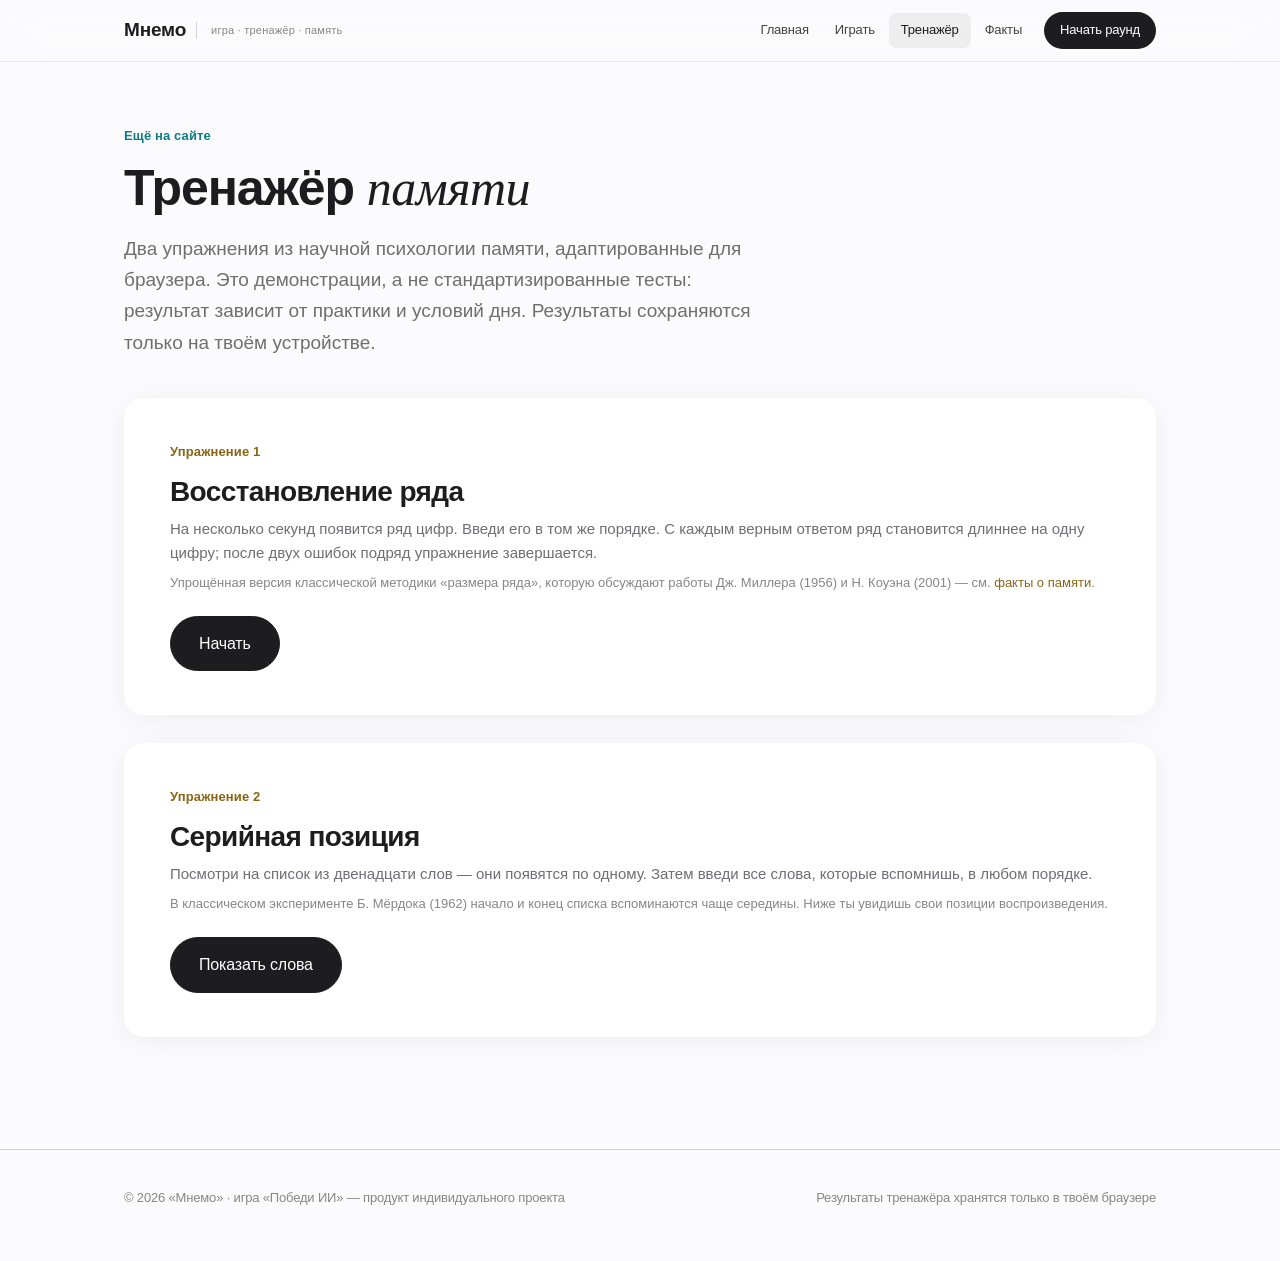
<file: trenazhyor.html>
<!DOCTYPE html>
<html lang="ru">
<head>
<meta charset="UTF-8">
<meta name="viewport" content="width=device-width, initial-scale=1.0">
<title>Тренажёр памяти — Мнемо</title>
<meta name="description" content="Два упражнения о памяти: восстановление ряда цифр и эффект серийной позиции. Демонстрация классических экспериментов — без регистрации.">
<link rel="stylesheet" href="assets/site.css">
<link rel="icon" href="data:image/svg+xml,%3Csvg xmlns='http://www.w3.org/2000/svg' viewBox='0 0 64 64'%3E%3Crect width='64' height='64' rx='14' fill='%231d1d1f'/%3E%3Ctext x='32' y='40' text-anchor='middle' font-family='Georgia' font-style='italic' font-size='26' fill='%23a67a1e'%3EЧ%3C/text%3E%3Ctext x='32' y='56' text-anchor='middle' font-family='Georgia' font-style='italic' font-size='17' fill='%23f5f5f7'%3EИ%3C/text%3E%3C/svg%3E">
</head>
<body>

<header class="masthead">
  <div class="inner">
    <div class="brand">
      <div class="name">Мнемо</div>
      <div class="tagline">игра · тренажёр · память</div>
    </div>
    <nav class="site-nav">
      <a href="index.html">Главная</a>
      <a href="igra.html">Играть</a>
      <a href="trenazhyor.html" class="active">Тренажёр</a>
      <a href="fakty.html">Факты</a>
      <a href="igra.html" class="cta">Начать раунд</a>
    </nav>
  </div>
</header>

<main class="wrap">

<section class="section" style="padding-top:64px">
  <div class="kicker teal">Ещё на сайте</div>
  <h1 class="section-title">Тренажёр <span class="serif">памяти</span></h1>
  <p class="section-lead">Два упражнения из научной психологии памяти, адаптированные для браузера. Это демонстрации, а не стандартизированные тесты: результат зависит от практики и условий дня. Результаты сохраняются только на твоём устройстве.</p>

  <!-- ============ УПРАЖНЕНИЕ 1: РЯД ЦИФР ============ -->
  <div class="trainer-stage" id="span-stage" style="text-align:left">
    <p class="kicker">Упражнение 1</p>
    <h2 style="font-size:28px;margin-bottom:10px">Восстановление ряда</h2>
    <p style="color:var(--muted);font-size:15px;margin-bottom:8px">На несколько секунд появится ряд цифр. Введи его в том же порядке. С каждым верным ответом ряд становится длиннее на одну цифру; после двух ошибок подряд упражнение завершается.</p>
    <p style="color:var(--faint);font-size:13px;margin-bottom:22px">Упрощённая версия классической методики «размера ряда», которую обсуждают работы Дж. Миллера (1956) и Н. Коуэна (2001) — см. <a href="fakty.html">факты о памяти</a>.</p>

    <div id="span-idle">
      <button class="btn primary" id="span-start">Начать</button>
      <span style="color:var(--faint);font-size:13px;margin-left:14px" id="span-best"></span>
    </div>

    <div id="span-run" style="display:none">
      <div class="digits" id="span-digits">&nbsp;</div>
      <div id="span-input-row">
        <input id="span-input" type="text" inputmode="numeric" autocomplete="off" placeholder="Введи ряд цифр" maxlength="14">
        <div><button class="btn" id="span-submit" style="margin-top:14px">Ответить</button></div>
        <p class="hint" id="span-hint">Порядок цифр важен</p>
      </div>
      <div class="progress-dots" id="span-dots"></div>
    </div>

    <div id="span-result" style="display:none">
      <p style="font-size:26px;font-weight:700;margin-bottom:8px">Самый длинный верный ряд: <span id="span-score" style="color:var(--accent)">0</span> цифр</p>
      <p style="color:var(--muted);font-size:15px" id="span-verdict"></p>
      <p style="color:var(--faint);font-size:13px;margin-top:10px">Это упражнение — демонстрация, а не стандартизированное измерение: результат меняется от практики, усталости и условий. В лабораторных работах с контролем повторения объём рабочей памяти оценивают в 3–5 блоков информации, но напрямую сравнивать с ними свой ряд нельзя — условия здесь проще.</p>
      <button class="btn" id="span-again" style="margin-top:18px">Пройти ещё раз</button>
    </div>
  </div>

  <!-- ============ УПРАЖНЕНИЕ 2: СЕРИАЛЬНАЯ ПОЗИЦИЯ ============ -->
  <div class="trainer-stage" id="pos-stage" style="text-align:left;margin-top:28px">
    <p class="kicker">Упражнение 2</p>
    <h2 style="font-size:28px;margin-bottom:10px">Серийная позиция</h2>
    <p style="color:var(--muted);font-size:15px;margin-bottom:8px">Посмотри на список из двенадцати слов — они появятся по одному. Затем введи все слова, которые вспомнишь, в любом порядке.</p>
    <p style="color:var(--faint);font-size:13px;margin-bottom:22px">В классическом эксперименте Б. Мёрдока (1962) начало и конец списка вспоминаются чаще середины. Ниже ты увидишь свои позиции воспроизведения.</p>

    <div id="pos-idle">
      <button class="btn primary" id="pos-start">Показать слова</button>
    </div>

    <div id="pos-run" style="display:none">
      <div class="digits" id="pos-word" style="font-size:clamp(34px,6vw,52px)">&nbsp;</div>
      <p class="hint" id="pos-hint">Смотри внимательно…</p>
    </div>

    <div id="pos-recall" style="display:none">
      <p style="font-size:21px;font-weight:600;margin-bottom:14px">Вспомни слова и введи их через запятую</p>
      <input id="pos-input" type="text" style="width:100%;text-align:left" placeholder="например: окно, лес, хлеб…">
      <button class="btn teal" id="pos-submit" style="margin-top:14px">Проверить</button>
    </div>

    <div id="pos-result" style="display:none">
      <p style="font-size:21px;font-weight:600;margin-bottom:14px">Твоё воспроизведение по позициям списка</p>
      <div class="pos-chart" id="pos-chart"></div>
      <p style="color:var(--muted);font-size:15px;margin-top:36px" id="pos-verdict"></p>
      <p style="color:var(--faint);font-size:13px;margin-top:8px">Один пробный список не доказывает эффект у тебя — это демонстрация метода: в эксперименте Мёрдока кривая воспроизведения усреднялась по многим участникам и спискам.</p>
      <div style="display:flex;gap:14px;flex-wrap:wrap;margin-top:18px">
        <button class="btn" id="pos-again">Новый список</button>
        <a class="btn teal" href="fakty.html">Почему середина теряется</a>
      </div>
    </div>
  </div>

</section>
</main>

<footer class="site-footer">
  <div class="wrap">
    <div>© 2026 «Мнемо» · игра «Победи ИИ» — продукт индивидуального проекта</div>
    <div>Результаты тренажёра хранятся только в твоём браузере</div>
  </div>
</footer>

<script>
var store = (function(){
  try { var s = window['local'+'Storage']; s.setItem('__t','1'); s.removeItem('__t'); return s; }
  catch(e){ return null; }
})();

/* ================= Упражнение 1 ================= */
var SPAN = (function(){
  var els = {
    idle: document.getElementById('span-idle'),
    run: document.getElementById('span-run'),
    res: document.getElementById('span-result'),
    digits: document.getElementById('span-digits'),
    input: document.getElementById('span-input'),
    submit: document.getElementById('span-submit'),
    hint: document.getElementById('span-hint'),
    dots: document.getElementById('span-dots'),
    score: document.getElementById('span-score'),
    again: document.getElementById('span-again'),
    start: document.getElementById('span-start'),
    best: document.getElementById('span-best')
  };
  var len = 3, errors = 0, seq = '', phase = 'idle', timer = null, attempts = [];

  function showBest(){
    if (!els.best) return;
    var b = store ? store.getItem('pbii-span-best') : null;
    els.best.textContent = b ? ('Лучший результат: ' + b + ' цифр') : '';
  }

  function gen(n){
    var s = '';
    for (var i=0;i<n;i++) s += Math.floor(Math.random()*10);
    return s;
  }

  function bestLen(){
    var best = 0;
    attempts.forEach(function(a){ if (a.ok && a.len > best) best = a.len; });
    return best;
  }

  function next(){
    if (errors >= 2 || len > 14) { finish(); return; }
    seq = gen(len);
    phase = 'show';
    els.digits.textContent = seq;
    els.input.value = '';
    els.input.disabled = true;
    els.hint.textContent = 'Запоминай…';
    clearTimeout(timer);
    timer = setTimeout(function(){
      els.digits.textContent = '\u2022'.repeat(seq.length);
      phase = 'answer';
      els.input.disabled = false;
      els.input.focus();
      els.hint.textContent = 'Введи ряд в том же порядке';
    }, 1100 + len*250);
  }

  function dots(){
    els.dots.innerHTML = '';
    attempts.forEach(function(a){
      var d = document.createElement('span');
      d.className = 'dot ' + (a.ok ? 'on' : 'off');
      els.dots.appendChild(d);
    });
  }

  function submit(){
    if (phase !== 'answer') return;
    var v = els.input.value.replace(/\D/g,'');
    if (!v) return;
    var ok = (v === seq);
    attempts.push({ len: len, ok: ok });
    dots();
    if (ok) {
      errors = 0;
      len++;
      next();
    } else {
      errors++;
      if (errors >= 2) { finish(); return; }
      els.hint.textContent = 'Ошибка. Осталась одна попытка — ряд той же длины';
      next();
    }
  }

  function finish(){
    clearTimeout(timer);
    var best = bestLen();
    els.run.style.display = 'none';
    els.res.style.display = 'block';
    els.score.textContent = best;
    if (store) {
      var prev = parseInt(store.getItem('pbii-span-best') || '0', 10);
      if (best > prev) store.setItem('pbii-span-best', String(best));
    }
    showBest();
  }

  function start(){
    len = 3; errors = 0; attempts = []; phase = 'show';
    els.idle.style.display = 'none';
    els.res.style.display = 'none';
    els.run.style.display = 'block';
    dots();
    next();
  }

  els.start.addEventListener('click', start);
  els.again.addEventListener('click', start);
  els.submit.addEventListener('click', submit);
  els.input.addEventListener('keydown', function(e){ if (e.key === 'Enter') submit(); });
  showBest();
  return {};
})();

/* ================= Упражнение 2 ================= */
var POS = (function(){
  var POOL = ['окно','лес','хлеб','море','звезда','камень','ветер','книга','река','огонь','гора','дверь','сад','мост','ключ','поле','соль','тень','нитка','ваза','крыша','тропа','колокол','перекрёсток'];
  var els = {
    idle: document.getElementById('pos-idle'),
    run: document.getElementById('pos-run'),
    word: document.getElementById('pos-word'),
    hint: document.getElementById('pos-hint'),
    recall: document.getElementById('pos-recall'),
    input: document.getElementById('pos-input'),
    submit: document.getElementById('pos-submit'),
    res: document.getElementById('pos-result'),
    chart: document.getElementById('pos-chart'),
    verdict: document.getElementById('pos-verdict'),
    again: document.getElementById('pos-again'),
    start: document.getElementById('pos-start')
  };
  var words = [], hit = [];

  function pick(){
    var p = POOL.slice();
    words = [];
    for (var i=0;i<12;i++){
      var idx = Math.floor(Math.random()*p.length);
      words.push(p.splice(idx,1)[0]);
    }
  }

  function play(){
    pick();
    els.idle.style.display = 'none';
    els.res.style.display = 'none';
    els.recall.style.display = 'none';
    els.run.style.display = 'block';
    hit = [];
    var i = 0;
    (function step(){
      if (i >= 12){
        els.run.style.display = 'none';
        els.recall.style.display = 'block';
        els.input.value = '';
        els.input.focus();
        return;
      }
      var w = words[i];
      els.word.textContent = w;
      els.hint.textContent = 'Слово ' + (i+1) + ' из 12';
      setTimeout(function(){
        els.word.textContent = '·';
        setTimeout(step, 420);
      }, 1150);
      i++;
    })();
  }

  function norm(s){ return String(s).toLowerCase().replace(/ё/g,'е').replace(/[^а-я]/g,''); }

  function submit(){
    var raw = els.input.value.split(/[ ,;]+/).map(norm).filter(Boolean);
    hit = words.map(function(w){ return raw.indexOf(norm(w)) !== -1; });
    els.chart.innerHTML = '';
    var maxH = 130;
    for (var i=0;i<12;i++){
      var bar = document.createElement('div');
      bar.className = 'bar' + (hit[i] ? ' hit' : '');
      bar.style.height = (hit[i] ? maxH : 8) + 'px';
      bar.innerHTML = '<span class="lbl">' + (i+1) + '</span>';
      els.chart.appendChild(bar);
    }
    var n = hit.filter(Boolean).length;
    var first = (hit[0]?1:0)+(hit[1]?1:0)+(hit[2]?1:0);
    var last = (hit[11]?1:0)+(hit[10]?1:0)+(hit[9]?1:0);
    var mid = n - first - last;
    els.verdict.textContent = 'Вспомнено слов: ' + n + ' из 12. Начало списка: ' + first + '/3, середина: ' + mid + '/6, конец: ' + last + '/3.';
    els.recall.style.display = 'none';
    els.res.style.display = 'block';
  }

  els.start.addEventListener('click', play);
  els.again.addEventListener('click', play);
  els.submit.addEventListener('click', submit);
  els.input.addEventListener('keydown', function(e){ if (e.key === 'Enter') submit(); });
  return {};
})();
</script>
</body>
</html>
</file>
<file: assets/site.css>
/* ============================================================
   «Победи ИИ» — официальный сайт
   Стиль: продуктовый минимализм (Apple) с редакционной типографикой.
   Системные шрифты, чередование светлых и тёмных секций, один акцент.
   ============================================================ */
:root {
  --bg: #f5f5f7;
  --bg-2: #fbfbfd;
  --card: #ffffff;
  --ink: #1d1d1f;
  --ink-2: #424245;
  --muted: #6e6e73;
  --faint: #86868b;
  --hairline: #d2d2d7;
  --accent: #8a6415;
  --accent-2: #a67a1e;
  --teal: #0e7c86;
  --ok: #3e7d3a;
  --err: #a33b2e;
  --dark: #1d1d1f;
  --dark-2: #2a2a2e;
  --dark-text: #f5f5f7;
  --dark-muted: #a1a1a6;
  --radius: 20px;
  --shadow: 0 4px 28px rgba(0, 0, 0, 0.06);
  --shadow-lift: 0 18px 48px rgba(0, 0, 0, 0.10);
  --sans: -apple-system, BlinkMacSystemFont, 'SF Pro Text', 'Segoe UI', 'Helvetica Neue', Arial, sans-serif;
  --serif: Georgia, 'Times New Roman', serif;
}
* { box-sizing: border-box; margin: 0; padding: 0; }
html { -webkit-text-size-adjust: 100%; scroll-behavior: smooth; }
body {
  min-height: 100dvh; line-height: 1.6; color: var(--ink);
  font-family: var(--sans); font-size: 17px;
  background: var(--bg-2);
  letter-spacing: -0.01em;
}
h1, h2, h3 { text-wrap: balance; line-height: 1.08; font-weight: 700; letter-spacing: -0.022em; }
p, li { text-wrap: pretty; letter-spacing: 0; }
a { color: var(--accent); text-decoration: none; transition: color .18s ease, opacity .18s ease; }
a:hover { color: var(--ink); }
button { cursor: pointer; background: none; border: none; font: inherit; color: inherit; transition: all .18s ease; }
::selection { background: rgba(138, 100, 21, 0.18); }

/* ---------- Навигация ---------- */
.masthead {
  position: sticky; top: 0; z-index: 50;
  background: rgba(251, 251, 253, 0.78);
  backdrop-filter: saturate(180%) blur(20px); -webkit-backdrop-filter: saturate(180%) blur(20px);
  border-bottom: 1px solid rgba(0, 0, 0, 0.08);
}
.masthead .inner {
  max-width: 1080px; margin: 0 auto; padding: 12px 24px;
  display: flex; align-items: center; gap: 26px; flex-wrap: wrap;
}
.brand { display: flex; align-items: center; gap: 10px; }
.brand .name { font-size: 19px; font-weight: 700; letter-spacing: -0.01em; }
.brand .name .thin { font-weight: 500; color: var(--accent); }
.brand .tagline {
  font-size: 11px; color: var(--faint); font-weight: 500; letter-spacing: 0.02em;
  padding-left: 14px; border-left: 1px solid var(--hairline);
}
.site-nav { display: flex; gap: 2px; margin-left: auto; flex-wrap: wrap; align-items: center; }
.site-nav a {
  padding: 7px 12px; color: var(--ink-2); font-size: 13px; font-weight: 500; border-radius: 8px;
}
.site-nav a:hover { color: var(--ink); background: rgba(0, 0, 0, 0.05); }
.site-nav a.active { color: var(--ink); background: rgba(0, 0, 0, 0.06); }
.site-nav a.cta {
  color: #fff; background: var(--ink); margin-left: 8px; padding: 8px 16px; border-radius: 980px; font-size: 13px;
}
.site-nav a.cta:hover { background: var(--accent); color: #fff; }

/* ---------- Раскладка ---------- */
.wrap { max-width: 1080px; margin: 0 auto; padding: 0 24px; }
.section { padding: 84px 0 12px; }
.kicker {
  font-size: 13px; font-weight: 600; color: var(--accent); margin-bottom: 14px; letter-spacing: 0.01em;
}
.kicker.teal { color: var(--teal); }
.section-title { font-size: clamp(32px, 5vw, 50px); margin-bottom: 18px; }
.section-title .serif { font-family: var(--serif); font-style: italic; font-weight: 500; letter-spacing: -0.01em; }
.section-lead { font-size: 19px; color: var(--muted); max-width: 640px; margin-bottom: 40px; line-height: 1.65; }

/* ---------- Герой ---------- */
.hero { padding: 96px 0 30px; text-align: center; }
.hero .issue {
  display: inline-flex; gap: 10px; align-items: center;
  font-size: 12px; color: var(--faint); font-weight: 500; margin-bottom: 26px;
}
.hero .issue .dot { width: 3px; height: 3px; border-radius: 50%; background: var(--accent); }
.hero h1 {
  font-size: clamp(46px, 8vw, 84px); line-height: 1.02; letter-spacing: -0.025em;
  max-width: 860px; margin: 0 auto 22px; font-weight: 700;
}
.hero h1 .serif { font-family: var(--serif); font-style: italic; font-weight: 500; letter-spacing: -0.015em; }
.hero h1 .gold { color: var(--accent); }
.hero .lede {
  font-size: clamp(18px, 2.4vw, 22px); color: var(--muted); font-weight: 400;
  max-width: 620px; margin: 0 auto 34px; line-height: 1.6; letter-spacing: -0.005em;
}
.hero .actions { display: flex; gap: 18px; justify-content: center; flex-wrap: wrap; margin-bottom: 44px; }
.hero .fine { font-size: 13px; color: var(--faint); }

/* ---------- Кнопки ---------- */
.btn {
  display: inline-flex; align-items: center; gap: 8px;
  padding: 14px 28px; font-weight: 500; font-size: 16px;
  border-radius: 980px; border: 1px solid var(--hairline);
  background: var(--card); color: var(--ink); letter-spacing: -0.01em;
}
.btn:hover { background: var(--bg); box-shadow: var(--shadow); transform: translateY(-1px); }
.btn.primary { background: var(--ink); color: #fff; border-color: var(--ink); }
.btn.primary:hover { background: var(--accent); border-color: var(--accent); color: #fff; box-shadow: var(--shadow-lift); }
.btn.teal { background: transparent; border-color: transparent; color: var(--teal); padding-left: 8px; padding-right: 8px; }
.btn.teal:hover { color: var(--ink); box-shadow: none; transform: none; }
.btn.teal::after { content: '→'; margin-left: 2px; transition: transform .18s ease; }
.btn.teal:hover::after { transform: translateX(3px); }

/* ---------- Статистика ---------- */
.stat-rule {
  display: grid; grid-template-columns: repeat(4, 1fr); gap: 14px;
  margin: 30px 0 10px;
}
.stat {
  background: var(--card); border-radius: var(--radius); padding: 26px 24px;
  text-align: center; box-shadow: var(--shadow);
}
.stat .num { font-size: 44px; font-weight: 700; line-height: 1; letter-spacing: -0.03em; }
.stat .num .gold { color: var(--accent); }
.stat .cap { font-size: 13px; color: var(--muted); margin-top: 10px; line-height: 1.45; }

/* ---------- Карточки ---------- */
.grid { display: grid; gap: 20px; }
.grid.cols-3 { grid-template-columns: repeat(auto-fit, minmax(280px, 1fr)); }
.grid.cols-2 { grid-template-columns: repeat(auto-fit, minmax(330px, 1fr)); }
.card {
  background: var(--card); border-radius: var(--radius);
  padding: 34px 32px; box-shadow: var(--shadow);
  transition: transform .22s ease, box-shadow .22s ease;
}
.card:hover { transform: translateY(-4px); box-shadow: var(--shadow-lift); }
.card .num-marker {
  font-family: var(--serif); font-style: italic; font-size: 16px; color: var(--accent);
  margin-bottom: 16px; display: block; letter-spacing: 0.01em;
}
.card h3 { font-size: 23px; margin-bottom: 10px; }
.card p { color: var(--muted); font-size: 15px; line-height: 1.6; }
.card .src {
  display: block; margin-top: 18px; padding-top: 14px;
  border-top: 1px solid var(--hairline);
  font-size: 13px; color: var(--faint);
}
.card .src a { font-weight: 500; }

/* ---------- Тёмная секция ---------- */
.dark-section {
  background: var(--dark); color: var(--dark-text);
  border-radius: 32px; margin: 60px 0 12px; padding: 76px 60px;
  position: relative; overflow: hidden;
}
.dark-section .kicker { color: var(--accent-2); }
.dark-section h2 { color: #fff; }
.dark-section p { color: var(--dark-muted); }
.dark-section .paper-note { background: var(--dark-2); border-color: rgba(255,255,255,0.1); color: var(--dark-muted); box-shadow: none; }
.dark-section .paper-note::before { color: var(--accent-2); }
.dark-section .btn { background: var(--dark-2); border-color: rgba(255,255,255,0.16); color: #fff; }
.dark-section .btn:hover { background: rgba(255,255,255,0.12); }
.dark-section .btn.primary { background: #fff; color: var(--dark); border-color: #fff; }
.dark-section .btn.primary:hover { background: var(--accent-2); border-color: var(--accent-2); color: var(--dark); }

/* ---------- Сравнение ---------- */
.vs-table { border-top: 1px solid var(--hairline); margin: 8px 0 34px; }
.vs-head, .vs-row { display: grid; grid-template-columns: 200px 1fr 1fr; }
.vs-head {
  font-size: 12px; text-transform: uppercase; letter-spacing: 0.06em; font-weight: 600;
  color: var(--faint); border-bottom: 1px solid var(--hairline); padding: 14px 24px 14px 0;
}
.vs-head .h { color: var(--accent); }
.vs-head .a { color: var(--teal); padding-left: 28px; border-left: 1px solid var(--hairline); }
.vs-row { border-bottom: 1px solid var(--hairline); }
.vs-row > div { padding: 18px 24px 18px 0; font-size: 15px; color: var(--ink-2); }
.vs-row .aspect { font-weight: 600; color: var(--ink); font-size: 14px; }
.vs-row .hcol { padding-right: 28px; }
.vs-row .acol { border-left: 1px solid var(--hairline); padding-left: 28px; }

/* ---------- Заметка ---------- */
.paper-note {
  background: var(--card); border-radius: var(--radius);
  padding: 34px 38px; font-size: 16px; line-height: 1.7;
  color: var(--ink-2); box-shadow: var(--shadow);
}
.paper-note::before {
  content: 'К сведению'; display: block;
  font-size: 12px; letter-spacing: 0.08em; text-transform: uppercase;
  color: var(--accent); font-weight: 600; margin-bottom: 12px;
}

/* ---------- Тренажёр ---------- */
.trainer-stage {
  background: var(--card); border-radius: var(--radius);
  padding: 44px 46px; text-align: left; box-shadow: var(--shadow);
}
.trainer-stage .digits {
  font-size: clamp(44px, 7vw, 66px); font-weight: 700;
  letter-spacing: 0.1em; margin: 30px 0; min-height: 1.1em;
  font-variant-numeric: tabular-nums; letter-spacing: 0.06em;
}
.trainer-stage input {
  font: inherit; font-size: 17px; text-align: center; letter-spacing: 0.06em;
  padding: 14px 18px; border-radius: 12px; border: 1px solid var(--hairline);
  background: var(--bg-2); color: var(--ink); width: min(340px, 100%); outline: none;
  transition: border-color .18s ease, box-shadow .18s ease;
}
.trainer-stage input:focus { border-color: var(--accent); box-shadow: 0 0 0 4px rgba(138, 100, 21, 0.1); }
.trainer-stage .hint { color: var(--muted); font-size: 14px; margin-top: 12px; }
.progress-dots { display: flex; gap: 8px; justify-content: center; margin-top: 22px; flex-wrap: wrap; }
.progress-dots .dot { width: 10px; height: 10px; border-radius: 50%; background: var(--hairline); }
.progress-dots .dot.on { background: var(--ok); }
.progress-dots .dot.off { background: var(--err); }

/* ---------- График позиций ---------- */
.pos-chart { display: flex; align-items: flex-end; gap: 7px; height: 160px; padding: 20px 6px 6px; }
.pos-chart .bar { flex: 1; border-radius: 4px 4px 0 0; background: var(--bg); border: 1px solid var(--hairline); border-bottom: none; position: relative; min-height: 6px; transition: height .55s cubic-bezier(.22,1,.36,1); }
.pos-chart .bar.hit { background: linear-gradient(180deg, var(--accent-2), #d9b25f); border-color: var(--accent-2); }
.pos-chart .bar .lbl {
  position: absolute; bottom: -24px; left: 0; right: 0; text-align: center;
  font-size: 11px; color: var(--faint); font-variant-numeric: tabular-nums;
}

/* ---------- Квиз ---------- */
.myth-card {
  background: var(--card); border-radius: var(--radius);
  padding: 34px 36px; margin-bottom: 18px; box-shadow: var(--shadow);
}
.myth-card .statement { font-size: 21px; line-height: 1.4; margin-bottom: 22px; font-weight: 600; letter-spacing: -0.015em; }
.myth-card .choices { display: flex; gap: 12px; flex-wrap: wrap; }
.myth-card .choice {
  padding: 11px 26px; border-radius: 980px; border: 1px solid var(--hairline);
  font-weight: 500; font-size: 14.5px; background: var(--bg-2);
}
.myth-card .choice:hover { border-color: var(--ink); background: var(--card); }
.myth-card .verdict {
  margin-top: 18px; padding: 20px 22px; border-radius: 14px; font-size: 14.5px;
  display: none; line-height: 1.65; border: 1px solid var(--hairline); background: var(--bg-2);
}
.myth-card .verdict.show { display: block; }
.myth-card .verdict b { display: block; margin-bottom: 6px; font-size: 16px; }
.myth-card .verdict.b-true b { color: var(--ok); }
.myth-card .verdict.b-false b { color: var(--err); }
.myth-card .verdict .src-link { display: block; margin-top: 10px; font-size: 13px; color: var(--faint); }
.myth-card .verdict .src-link a { font-weight: 500; }

/* ---------- Подвал ---------- */
.site-footer {
  margin-top: 100px; padding: 38px 0 52px; color: var(--faint); font-size: 13px;
  border-top: 1px solid var(--hairline); background: var(--bg-2);
}
.site-footer .wrap { display: flex; gap: 24px; flex-wrap: wrap; justify-content: space-between; align-items: center; }

/* ---------- Появление ---------- */
.reveal { opacity: 0; transition: opacity .8s ease; }
.reveal.in { opacity: 1; }
@media (prefers-reduced-motion: reduce) {
  .reveal { opacity: 1; transition: none; }
  html { scroll-behavior: auto; }
}

/* ---------- Адаптив ---------- */
@media (max-width: 760px) {
  .stat-rule { grid-template-columns: repeat(2, 1fr); }
  .vs-head, .vs-row { grid-template-columns: 1fr 1fr; }
  .vs-head .first, .vs-row .aspect { grid-column: 1 / -1; padding-bottom: 4px; }
  .vs-row .acol { padding-left: 20px; }
  .section { padding: 60px 0 8px; }
  .trainer-stage { padding: 28px 20px; }
  .dark-section { padding: 48px 26px; border-radius: 24px; }
  .masthead .inner { padding: 10px 16px; gap: 12px; }
  .brand .tagline { display: none; }
  .hero { padding: 60px 0 24px; }
  .paper-note { padding: 26px 24px; }
}
</file>
